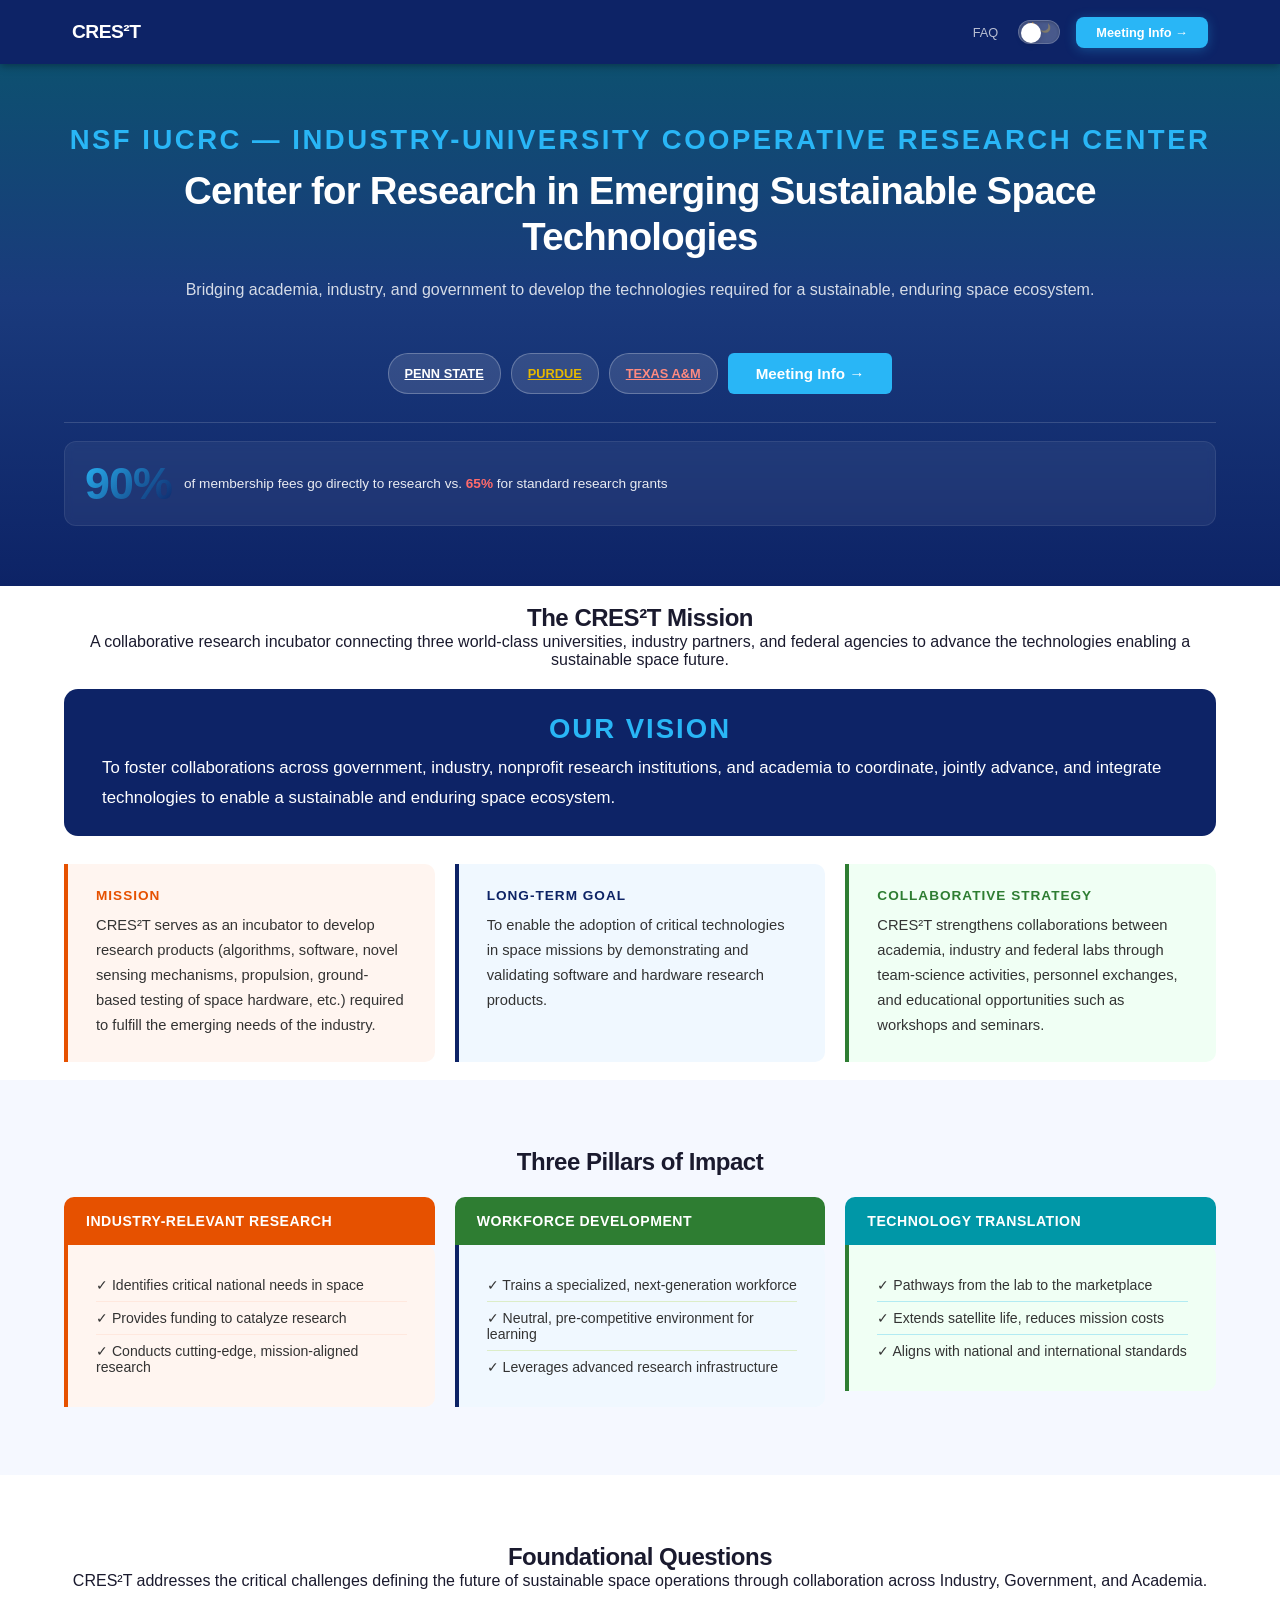
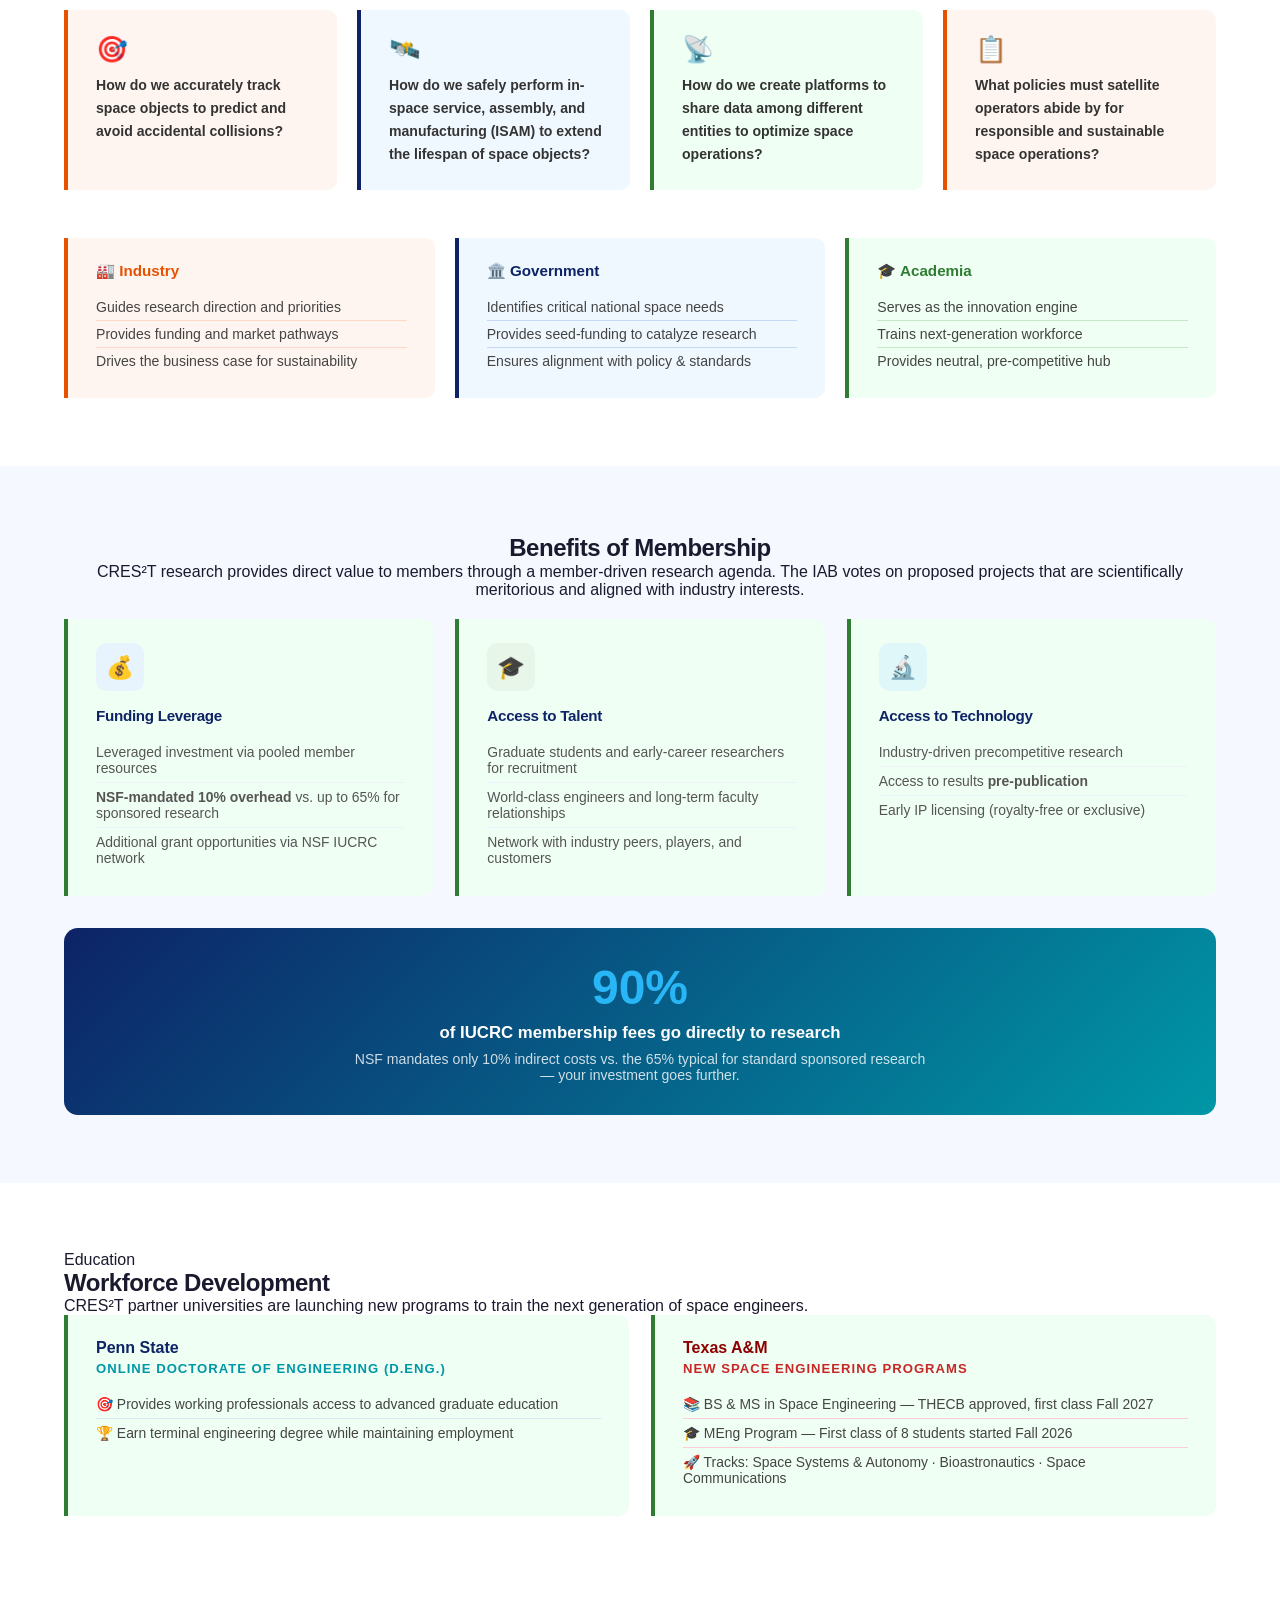
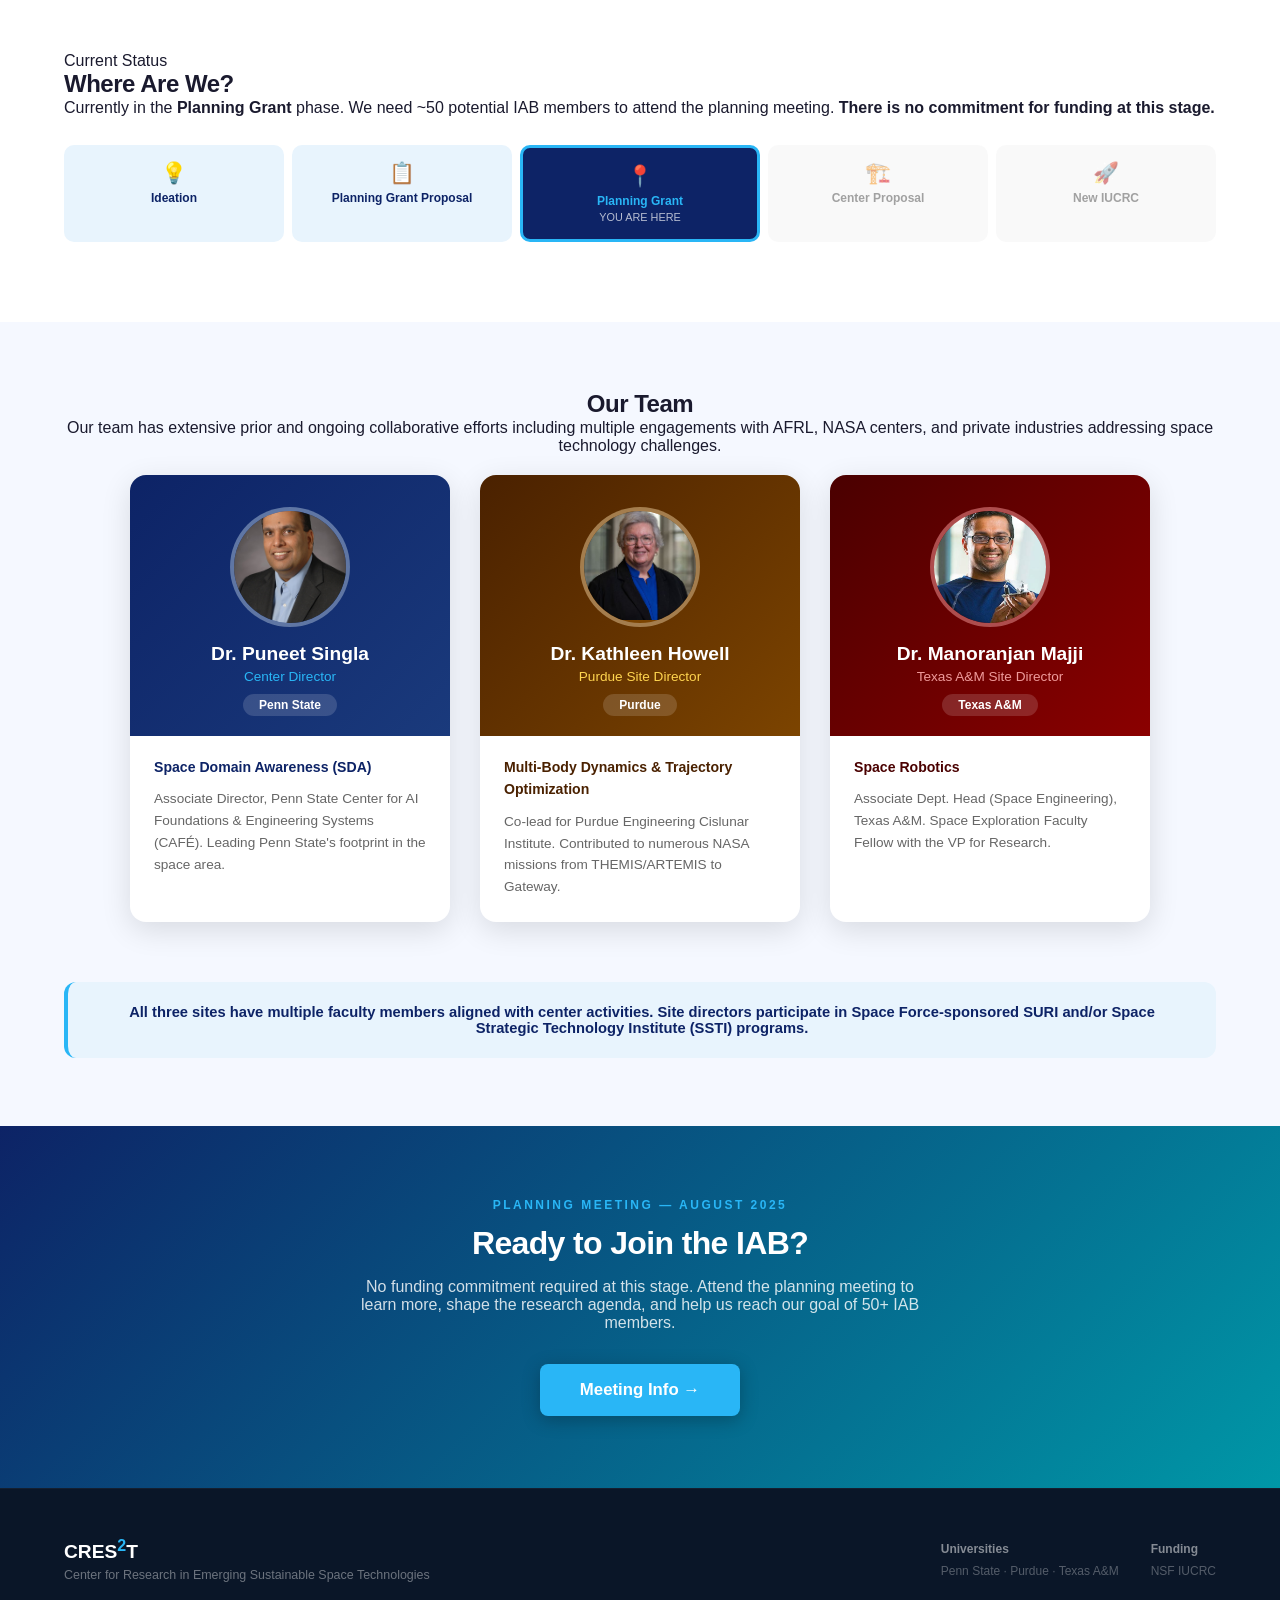
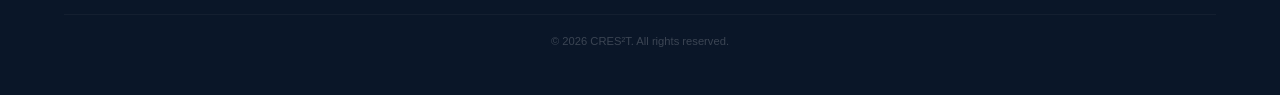
<file: index.html>
<!DOCTYPE html>
<html lang="en">
<head>
    <meta charset="UTF-8">
    <meta name="viewport" content="width=device-width, initial-scale=1.0">
    <title>CRES<sup>2</sup>T – Center for Research in Emerging Sustainable Space Technologies</title>
    <style>
        /* ModelViewer styling */
        model-viewer {
            --poster-color: transparent;
            --progress-bar-color: #0d2366;
            --progress-bar-height: 3px;
        }
        model-viewer::part(default-progress-mask) {
            display: none;
        }
        model-viewer::part(default-progress-bar) {
            background: linear-gradient(90deg, #0d2366, #29b6f6);
            height: 3px;
            border-radius: 2px;
        }
    </style>
    <link rel="stylesheet" href="style.css">
</head>
<body>
<div id="nav-placeholder"></div>
<div id="cw">
<div style="background: linear-gradient(0deg,#0d2366 0%,#1a3a7c 55%,#0d5070 100%); padding: 60px 0 60px;">
<div class="inn" style="display: flex; flex-wrap: wrap; gap: 40px; align-items: center;">
<div style="flex: 1 1 360px;">
<div style="font-size: 1.72rem; font-weight: bold; letter-spacing: 2.5px; text-transform: uppercase; color: #29b6f6; margin-bottom: 12px; text-align: center;">NSF IUCRC — Industry-University Cooperative Research Center</div>
<h2 style="font-size: 2.4rem !important; font-weight: 900 !important; line-height: 1.2 !important; margin-bottom: 16px !important; color: #ffffff !important; border-width: medium !important; border-style: none !important; border-color: currentcolor !important; border-image: initial !important; text-decoration: none !important; background: none !important; box-shadow: none !important; text-align: center;">Center for Research in
Emerging Sustainable Space Technologies</h2>
<p style="color: rgba(255,255,255,.82); font-size: 1rem; line-height: 1.7; margin-bottom: 50px; text-align: center;">Bridging academia, industry, and government to develop the technologies required for a sustainable, enduring space ecosystem.</p>
<div style="display: flex; gap: 10px; flex-wrap: wrap; margin-bottom: 28px; justify-content: center;">
    <a style="background: rgba(255,255,255,.12); color: #fff; border: 1px solid rgba(255,255,255,.25); padding: 6px 16px; border-radius: 20px; font-size: .8rem; font-weight: 600; display: inline-flex; align-items: center; justify-content: center; text-align: center;" href="https://www.aero.psu.edu" target="_blank">PENN STATE</a>
    <a style="background: rgba(255,255,255,.12); color: #e6b800; border: 1px solid rgba(255,255,255,.25); padding: 6px 16px; border-radius: 20px; font-size: .8rem; font-weight: 600; display: inline-flex; align-items: center; justify-content: center; text-align: center;" href="https://engineering.purdue.edu/AAE" target="_blank">PURDUE</a>
    <a style="background: rgba(255,255,255,.12); color: #ff8a80; border: 1px solid rgba(255,255,255,.25); padding: 6px 16px; border-radius: 20px; font-size: .8rem; font-weight: 600; display: inline-flex; align-items: center; justify-content: center; text-align: center;" href="https://engineering.tamu.edu/aerospace/index.html" target="_blank">TEXAS A&amp;M</a>
    <a style="background: #29b6f6; color: #fff; display: inline-block; padding: 12px 28px; border-radius: 6px; font-weight: bold; font-size: .95rem; text-decoration: none!important;" href="register.html" target="_blank">Meeting Info →</a>
</div>
<div style="margin-top: 22px; padding-top: 18px; border-top: 1px solid rgba(255,255,255,.15);">
<div class="stat-item" style="flex: 0 1 auto;">
    <div class="stat-number">90%</div>
    <div class="stat-label">of membership fees go directly to research vs. <span style="color: #ff6b6b;">65%</span> for standard research grants</div>
</div>
</div>
</div>
</div>
</div>
<!-- ── MISSION ── -->

<section id="mission" style="padding: 18px 0; background: #fff;">
<div class="inn">
<div class="sh" style="margin-bottom: 20px; text-align: center;">
<h2>The CRES²T Mission</h2>
A collaborative research incubator connecting three world-class universities, industry partners, and federal agencies to advance the technologies enabling a sustainable space future.

</div>
<div style="background: #0d2366; color: #fff; border-radius: 14px; padding: 24px 38px; margin-bottom: 28px;">
<div style="text-align: center; font-size: 1.72rem; font-weight: bold; text-transform: uppercase; letter-spacing: 2px; color: #29b6f6; margin-bottom: 8px;">Our Vision</div>
<p style="font-size: 1.05rem; line-height: 1.75;">To foster collaborations across government, industry, nonprofit research institutions, and academia to coordinate, jointly advance, and integrate technologies to enable a sustainable and enduring space ecosystem.</p>

</div>
<div style="display: flex; flex-wrap: wrap; gap: 20px;">
<div class="info-card mission">
<div style="font-weight: 800; color: #e65100; font-size: .85rem; margin-bottom: 10px; text-transform: uppercase; letter-spacing: 1px;">Mission</div>
<p style="font-size: .92rem; color: #333; line-height: 1.7;">CRES²T serves as an incubator to develop research products (algorithms, software, novel sensing mechanisms, propulsion, ground-based testing of space hardware, etc.) required to fulfill the emerging needs of the industry.</p>

</div>
    <div class="info-card goal">
<div style="font-weight: 800; color: #0d2366; font-size: .85rem; margin-bottom: 10px; text-transform: uppercase; letter-spacing: 1px;">Long-Term Goal</div>
<p style="font-size: .92rem; color: #333; line-height: 1.7;">To enable the adoption of critical technologies in space missions by demonstrating and validating software and hardware research products.</p>

</div>
<div class="info-card strategy">
<div style="font-weight: 800; color: #2e7d32; font-size: .85rem; margin-bottom: 10px; text-transform: uppercase; letter-spacing: 1px;">Collaborative Strategy</div>
<p style="font-size: .92rem; color: #333; line-height: 1.7;">CRES²T strengthens collaborations between academia, industry and federal labs through team-science activities, personnel exchanges, and educational opportunities such as workshops and seminars.</p>

</div>
</div>
</div>
</section>

<!-- ── THREE PILLARS ── -->
<section style="padding: 68px 0; background: #f5f8ff;">
<div class="inn">
<div class="sh" style="margin-bottom: 20px; text-align: center;">
<h2>Three Pillars of Impact</h2>
</div>
<div style="display: flex; flex-wrap: wrap; gap: 20px;">
<div style="flex: 1 1 260px;">
<div style="background: #e65100; color: #fff; padding: 16px 22px; border-radius: 10px 10px 0 0; font-weight: 800; font-size: .88rem; letter-spacing: .5px;">INDUSTRY-RELEVANT RESEARCH</div>
<div class="info-card mission">
<ul style="list-style: none; padding: 0;">
 	<li style="padding: 8px 0; border-bottom: 1px solid #ffe8de; font-size: .88rem; color: #333;">✓ Identifies critical national needs in space</li>
 	<li style="padding: 8px 0; border-bottom: 1px solid #ffe8de; font-size: .88rem; color: #333;">✓ Provides funding to catalyze research</li>
 	<li style="padding: 8px 0; font-size: .88rem; color: #333;">✓ Conducts cutting-edge, mission-aligned research</li>
</ul>
</div>
</div>
<div style="flex: 1 1 260px;">
<div style="background: #2e7d32; color: #fff; padding: 16px 22px; border-radius: 10px 10px 0 0; font-weight: 800; font-size: .88rem; letter-spacing: .5px;">WORKFORCE DEVELOPMENT</div>
<div class="info-card goal">
<ul style="list-style: none; padding: 0;">
 	<li style="padding: 8px 0; border-bottom: 1px solid #dcedc8; font-size: .88rem; color: #333;">✓ Trains a specialized, next-generation workforce</li>
 	<li style="padding: 8px 0; border-bottom: 1px solid #dcedc8; font-size: .88rem; color: #333;">✓ Neutral, pre-competitive environment for learning</li>
 	<li style="padding: 8px 0; font-size: .88rem; color: #333;">✓ Leverages advanced research infrastructure</li>
</ul>
</div>
</div>
<div style="flex: 1 1 260px;">
<div style="background: #0097a7; color: #fff; padding: 16px 22px; border-radius: 10px 10px 0 0; font-weight: 800; font-size: .88rem; letter-spacing: .5px;">TECHNOLOGY TRANSLATION</div>
<div class="info-card strategy">
<ul style="list-style: none; padding: 0;">
 	<li style="padding: 8px 0; border-bottom: 1px solid #b2ebf2; font-size: .88rem; color: #333;">✓ Pathways from the lab to the marketplace</li>
 	<li style="padding: 8px 0; border-bottom: 1px solid #b2ebf2; font-size: .88rem; color: #333;">✓ Extends satellite life, reduces mission costs</li>
 	<li style="padding: 8px 0; font-size: .88rem; color: #333;">✓ Aligns with national and international standards</li>
</ul>
</div>
</div>
</div>
</div>
</section><!-- ── FOUNDATIONAL QUESTIONS ── -->

<section id="questions" style="padding: 68px 0; background: #fff;">
<div class="inn">
<div class="sh" style="margin-bottom: 20px; text-align: center;">
<h2>Foundational Questions</h2>
CRES²T addresses the critical challenges defining the future of sustainable space operations through collaboration across Industry, Government, and Academia.

</div>
<div style="display: flex; flex-wrap: wrap; gap: 20px; margin-bottom: 48px;">
<div class="info-card mission">
<div style="font-size: 1.6rem; margin-bottom: 10px;">🎯</div>
<p style="font-size: .88rem; color: #333; line-height: 1.65; font-weight: 600;">How do we accurately track space objects to predict and avoid accidental collisions?</p>

</div>
<div class="info-card goal">
<div style="font-size: 1.6rem; margin-bottom: 10px;">🛰️</div>
<p style="font-size: .88rem; color: #333; line-height: 1.65; font-weight: 600;">How do we safely perform in-space service, assembly, and manufacturing (ISAM) to extend the lifespan of space objects?</p>

</div>
<div class="info-card strategy">
<div style="font-size: 1.6rem; margin-bottom: 10px;">📡</div>
<p style="font-size: .88rem; color: #333; line-height: 1.65; font-weight: 600;">How do we create platforms to share data among different entities to optimize space operations?</p>

</div>
<div class="info-card mission">
<div style="font-size: 1.6rem; margin-bottom: 10px;">📋</div>
<p style="font-size: .88rem; color: #333; line-height: 1.65; font-weight: 600;">What policies must satellite operators abide by for responsible and sustainable space operations?</p>

</div>
</div>
<div style="display: flex; flex-wrap: wrap; gap: 20px;">
<div class="info-card mission">
<div style="font-weight: 800; color: #e65100; font-size: .95rem; margin-bottom: 14px;">🏭 Industry</div>
<ul style="list-style: none; padding: 0;">
 	<li style="font-size: .88rem; color: #444; padding: 5px 0; border-bottom: 1px solid #ffd7c9;">Guides research direction and priorities</li>
 	<li style="font-size: .88rem; color: #444; padding: 5px 0; border-bottom: 1px solid #ffd7c9;">Provides funding and market pathways</li>
 	<li style="font-size: .88rem; color: #444; padding: 5px 0;">Drives the business case for sustainability</li>
</ul>
</div>
<div class="info-card goal">
<div style="font-weight: 800; color: #0d2366; font-size: .95rem; margin-bottom: 14px;">🏛️ Government</div>
<ul style="list-style: none; padding: 0;">
 	<li style="font-size: .88rem; color: #444; padding: 5px 0; border-bottom: 1px solid #c5d8f5;">Identifies critical national space needs</li>
 	<li style="font-size: .88rem; color: #444; padding: 5px 0; border-bottom: 1px solid #c5d8f5;">Provides seed-funding to catalyze research</li>
 	<li style="font-size: .88rem; color: #444; padding: 5px 0;">Ensures alignment with policy &amp; standards</li>
</ul>
</div>
<div class="info-card strategy">
<div style="font-weight: 800; color: #2e7d32; font-size: .95rem; margin-bottom: 14px;">🎓 Academia</div>
<ul style="list-style: none; padding: 0;">
 	<li style="font-size: .88rem; color: #444; padding: 5px 0; border-bottom: 1px solid #c8e6c9;">Serves as the innovation engine</li>
 	<li style="font-size: .88rem; color: #444; padding: 5px 0; border-bottom: 1px solid #c8e6c9;">Trains next-generation workforce</li>
 	<li style="font-size: .88rem; color: #444; padding: 5px 0;">Provides neutral, pre-competitive hub</li>
</ul>
</div>
</div>
</div>
</section>

<!-- ── BENEFITS ── -->

<section id="benefits" style="padding: 68px 0; background: #f5f8ff;">
<div class="inn">
<div class="sh" style="margin-bottom: 20px; text-align: center;">
<h2>Benefits of Membership</h2>
CRES²T research provides direct value to members through a member-driven research agenda. The IAB votes on proposed projects that are scientifically meritorious and aligned with industry interests.

</div>
<div style="display: flex; flex-wrap: wrap; gap: 22px; margin-bottom: 32px;">
<div class="info-card strategy">
<div style="width: 48px; height: 48px; background: #e8f4fd; border-radius: 10px; display: flex; align-items: center; justify-content: center; font-size: 1.4rem; margin-bottom: 16px;">💰</div>
<h3 style="font-weight: 800; color: #0d2366; font-size: .95rem; margin-bottom: 12px;">Funding Leverage</h3>
<ul style="list-style: none; padding: 0;">
 	<li style="font-size: .87rem; color: #555; padding: 6px 0; border-bottom: 1px solid #eef2ff;">Leveraged investment via pooled member resources</li>
 	<li style="font-size: .87rem; color: #555; padding: 6px 0; border-bottom: 1px solid #eef2ff;"><strong>NSF-mandated 10% overhead</strong> vs. up to 65% for sponsored research</li>
 	<li style="font-size: .87rem; color: #555; padding: 6px 0;">Additional grant opportunities via NSF IUCRC network</li>
</ul>
</div>
<div class="info-card strategy">
<div style="width: 48px; height: 48px; background: #e8f5e9; border-radius: 10px; display: flex; align-items: center; justify-content: center; font-size: 1.4rem; margin-bottom: 16px;">🎓</div>
<h3 style="font-weight: 800; color: #0d2366; font-size: .95rem; margin-bottom: 12px;">Access to Talent</h3>
<ul style="list-style: none; padding: 0;">
 	<li style="font-size: .87rem; color: #555; padding: 6px 0; border-bottom: 1px solid #eef2ff;">Graduate students and early-career researchers for recruitment</li>
 	<li style="font-size: .87rem; color: #555; padding: 6px 0; border-bottom: 1px solid #eef2ff;">World-class engineers and long-term faculty relationships</li>
 	<li style="font-size: .87rem; color: #555; padding: 6px 0;">Network with industry peers, players, and customers</li>
</ul>
</div>
<div class="info-card strategy">
<div style="width: 48px; height: 48px; background: #e0f7fa; border-radius: 10px; display: flex; align-items: center; justify-content: center; font-size: 1.4rem; margin-bottom: 16px;">🔬</div>
<h3 style="font-weight: 800; color: #0d2366; font-size: .95rem; margin-bottom: 12px;">Access to Technology</h3>
<ul style="list-style: none; padding: 0;">
 	<li style="font-size: .87rem; color: #555; padding: 6px 0; border-bottom: 1px solid #eef2ff;">Industry-driven precompetitive research</li>
 	<li style="font-size: .87rem; color: #555; padding: 6px 0; border-bottom: 1px solid #eef2ff;">Access to results <strong>pre-publication</strong></li>
 	<li style="font-size: .87rem; color: #555; padding: 6px 0;">Early IP licensing (royalty-free or exclusive)</li>
</ul>
</div>
</div>
<div style="background: linear-gradient(135deg,#0d2366,#0097a7); border-radius: 14px; padding: 32px; text-align: center; color: #fff;">
<div style="font-size: 3rem; font-weight: 900; color: #29b6f6;">90%</div>
<div style="font-size: 1.05rem; font-weight: bold; margin: 8px 0;">of IUCRC membership fees go directly to research</div>
<p style="color: rgba(255,255,255,.8); font-size: .88rem; max-width: 580px; margin: 0 auto;">NSF mandates only 10% indirect costs vs. the 65% typical for standard sponsored research — your investment goes further.</p>

</div>
</div>
</section>

<!-- ── WORKFORCE DEVELOPMENT ── -->

<section style="padding: 68px 0; background: #fff;">
<div class="inn">
<div class="sh">
<div class="eye">Education</div>
<h2>Workforce Development</h2>
CRES²T partner universities are launching new programs to train the next generation of space engineers.

</div>
<div style="display: flex; flex-wrap: wrap; gap: 22px;">
<div class="info-card strategy">
<div class="school-name">Penn State</div>
<div style="color: #0097a7; font-size: .82rem; font-weight: bold; margin-bottom: 14px; text-transform: uppercase; letter-spacing: 1px;">Online Doctorate of Engineering (D.Eng.)</div>
<ul style="list-style: none; padding: 0;">
 	<li style="font-size: .87rem; color: #444; padding: 6px 0; border-bottom: 1px solid #dde4f0;">🎯 Provides working professionals access to advanced graduate education</li>
 	<li style="font-size: .87rem; color: #444; padding: 6px 0;">🏆 Earn terminal engineering degree while maintaining employment</li>
</ul>
</div>
<div class="info-card strategy">
<div style="font-weight: 800; color: #8b0000; font-size: 1rem; margin-bottom: 4px;">Texas A&amp;M</div>
<div style="color: #c62828; font-size: .82rem; font-weight: bold; margin-bottom: 14px; text-transform: uppercase; letter-spacing: 1px;">New Space Engineering Programs</div>
<ul style="list-style: none; padding: 0;">
 	<li style="font-size: .87rem; color: #444; padding: 6px 0; border-bottom: 1px solid #ffcdd2;">📚 BS &amp; MS in Space Engineering — THECB approved, first class Fall 2027</li>
 	<li style="font-size: .87rem; color: #444; padding: 6px 0; border-bottom: 1px solid #ffcdd2;">🎓 MEng Program — First class of 8 students started Fall 2026</li>
 	<li style="font-size: .87rem; color: #444; padding: 6px 0;">🚀 Tracks: Space Systems &amp; Autonomy · Bioastronautics · Space Communications</li>
</ul>
</div>
</div>
</div>
</section>

<!-- ── SAMPLE PROJECTS ── -->

<!-- <section id="projects" style="padding: 68px 0; background: #f5f8ff;">
<div class="inn">
<div class="sh">
<div class="eye">Research Examples</div>
<h2>Sample Research Projects</h2>
These representative projects illustrate the type of industry-relevant research CRES²T will pursue. Members help shape the actual research agenda.

</div>
<details><summary>Safe Spacecraft Rendezvous &amp; Proximity Operations — Penn State · Purdue · Texas A&amp;M</summary>
<div class="db">

<strong>Challenge:</strong> RPO missions are executed in increasingly complex, congested, and competitive environments. Spacecraft have limited maneuverability based on orbit, fuel, thrusters, and mission requirements.

<strong>Objective:</strong> Investigate computational methods enabling on-board, autonomous RPOs with collision avoidance techniques. Demonstrate efficacy via hardware-in-the-loop (HIL) experiments.

<strong>Member Benefits:</strong> High-fidelity, computationally efficient guidance and navigation laws for autonomous safe space operations, plus well-trained graduate researchers available for internships.

</div>
</details><details><summary>Active Tendons for Controlled Dimensional Stability — Penn State · Texas A&amp;M</summary>
<div class="db">

<strong>Challenge:</strong> In-Space Assembly and Manufacturing (ISAM) is needed for future large-aperture (≥15m) missions that cannot be launched in a single mission. Enabling concepts include additive manufacturing, modularity, and robotics.

<strong>Objective:</strong> Advance tendon actuation for precision shape maintenance and control of large tensegrity apertures and robots. Builds on DARPA Compact Hybrid Actuation Program research. Texas A&amp;M LASR lab will test deployment.

<strong>Member Benefits:</strong> Access to developed motor, metrology, and cable-management technology, plus talented graduate researchers.

</div>
</details><details><summary>In-Space Refueling of High-Performance Storable Propellants — Purdue</summary>
<div class="db">

<strong>Challenge:</strong> Spacecraft in cislunar space face harsh thermal environments. MMH/NTO systems are preferred for high-ΔV missions, but cryogenic propellants (LO₂/LCH₄) require expensive active cooling for long missions.

<strong>Objective:</strong> Offer an alternative using gaseous oxygen and kerosene with chemical oxygen generators for refueling — simpler than cryogenic, higher performance than traditional storables.

<strong>Member Benefits:</strong> Early involvement in technology development with ability to provide design guidelines fitting existing or planned spacecraft.

</div>
</details></div>
</section>── MEMBERSHIP / WHERE ARE WE ── -->

<section id="membership" style="padding: 68px 0; background: #fff;">
<div class="inn">
<!-- <div class="sh"> -->
<!-- <div class="eye">Join Us</div>
<h2>Membership &amp; Funding Structure</h2>
</div>
<div style="display: flex; flex-wrap: wrap; gap: 18px; margin-bottom: 48px;">
<div style="flex: 1 1 180px; background: #f5f8ff; border-radius: 12px; padding: 22px; text-align: center; border-top: 4px solid #0097a7;">
<div style="font-size: 1.8rem; font-weight: 900; color: #0097a7;">$55–65K</div>
<div style="font-size: .83rem; color: #555; margin-top: 6px;">per year supports one graduate student researcher</div>
</div>
<div style="flex: 1 1 180px; background: #f5f8ff; border-radius: 12px; padding: 22px; text-align: center; border-top: 4px solid #0d2366;">
<div style="font-size: 1.8rem; font-weight: 900; color: #0d2366;">$150K</div>
<div style="font-size: .83rem; color: #555; margin-top: 6px;">NSF funding per year to each university site ($450K total)</div>
</div>
<div style="flex: 1 1 180px; background: #f5f8ff; border-radius: 12px; padding: 22px; text-align: center; border-top: 4px solid #2e7d32;">
<div style="font-size: 1.8rem; font-weight: 900; color: #2e7d32;">10%</div>
<div style="font-size: .83rem; color: #555; margin-top: 6px;">NSF-mandated overhead rate (vs. up to 65% for sponsored research)</div>
</div>
<div style="flex: 1 1 180px; background: #f5f8ff; border-radius: 12px; padding: 22px; text-align: center; border-top: 4px solid #e65100;">
<div style="font-size: 1.8rem; font-weight: 900; color: #e65100;">2 Phases</div>
<div style="font-size: .83rem; color: #555; margin-top: 6px;">5 years each — NSF supports path to a self-sustained center</div>
</div>
</div> -->
<div class="sh" style="margin-bottom: 28px;">
<div class="eye">Current Status</div>
<h2>Where Are We?</h2>
Currently in the <strong>Planning Grant</strong> phase. We need ~50 potential IAB members to attend the planning meeting. <strong>There is no commitment for funding at this stage.</strong>
</div>

<div style="display: flex; flex-wrap: wrap; gap: 8px; margin-bottom: 12px;">
<div style="flex: 1 1 100px; background: #e8f4fd; border-radius: 10px; padding: 16px 12px; text-align: center;">
<div style="font-size: 1.3rem; margin-bottom: 6px;">💡</div>
<div style="font-size: .75rem; font-weight: 800; color: #0d2366;">Ideation</div>
</div>
<div style="flex: 1 1 100px; background: #e8f4fd; border-radius: 10px; padding: 16px 12px; text-align: center;">
<div style="font-size: 1.3rem; margin-bottom: 6px;">📋</div>
<div style="font-size: .75rem; font-weight: 800; color: #0d2366;">Planning Grant Proposal</div>
</div>
<div style="flex: 1 1 120px; background: #0d2366; border-radius: 10px; padding: 16px 12px; text-align: center; border: 3px solid #29b6f6;">
<div style="font-size: 1.3rem; margin-bottom: 6px;">📍</div>
<div style="font-size: .75rem; font-weight: 800; color: #29b6f6;">Planning Grant</div>
<div style="font-size: .68rem; color: rgba(255,255,255,.7); margin-top: 3px;">YOU ARE HERE</div>
</div>
<div style="flex: 1 1 100px; background: #f5f5f5; border-radius: 10px; padding: 16px 12px; text-align: center; opacity: .55;">
<div style="font-size: 1.3rem; margin-bottom: 6px;">🏗️</div>
<div style="font-size: .75rem; font-weight: 800; color: #555;">Center Proposal</div>
</div>
<div style="flex: 1 1 100px; background: #f5f5f5; border-radius: 10px; padding: 16px 12px; text-align: center; opacity: .55;">
<div style="font-size: 1.3rem; margin-bottom: 6px;">🚀</div>
<div style="font-size: .75rem; font-weight: 800; color: #555;">New IUCRC</div>
</div>
</div>
</div>
</section>
<div id="team-placeholder"></div>
<!-- ── CTA ── -->
<div style="background: linear-gradient(135deg,#0d2366 0%,#0097a7 100%); padding: 72px 0; text-align: center;">
<div class="inn">
<div style="font-size: .75rem; font-weight: bold; letter-spacing: 2.5px; text-transform: uppercase; color: #29b6f6; margin-bottom: 12px;">Planning Meeting — August 2025</div>
<h2 style="font-size: 2rem!important; font-weight: 900!important; color: #fff!important; margin-bottom: 16px!important; border: none!important; text-decoration: none!important; background: none!important; box-shadow: none!important;">Ready to Join the IAB?</h2>
<p style="color: rgba(255,255,255,.82); font-size: 1rem; max-width: 560px; margin: 0 auto 32px;">No funding commitment required at this stage. Attend the planning meeting to learn more, shape the research agenda, and help us reach our goal of 50+ IAB members.</p>
<a style="background: #29b6f6; color: #fff; display: inline-block; padding: 16px 40px; border-radius: 8px; font-weight: 800; font-size: 1.05rem; text-decoration: none!important; box-shadow: 0 4px 18px rgba(0,0,0,.25);" href="register.html" target="_blank">Meeting Info →</a>

</div>
</div>


</div>


<div id="footer-placeholder"></div>
<script src="include.js"></script>
<script src="script.js"></script>
<script src="script.js"> </script>
</body>
</html>
</file>
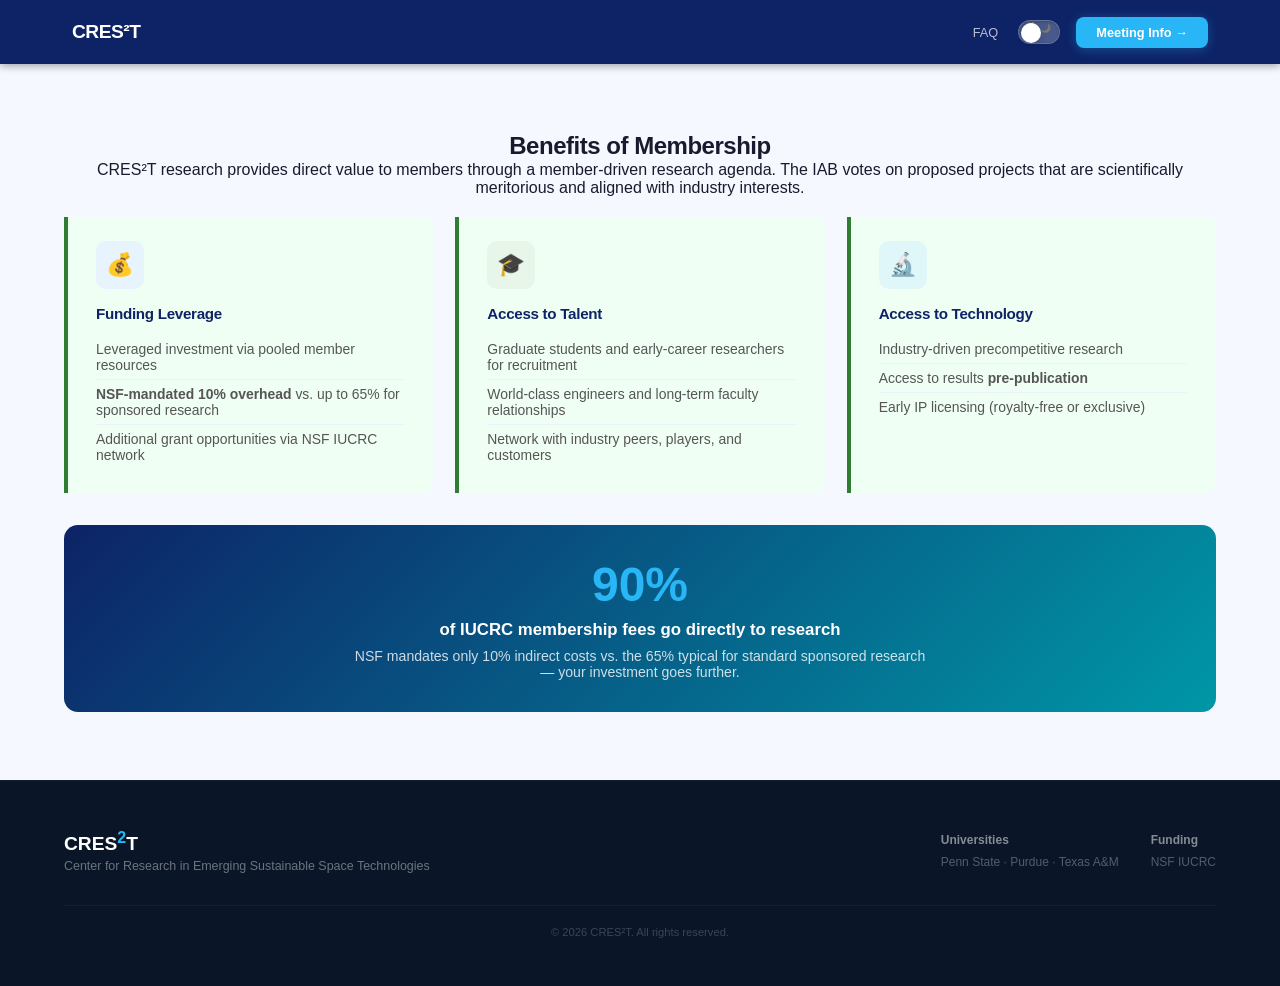
<file: benefits.html>
<!DOCTYPE html>
<html lang="en">
<head>
    <meta charset="UTF-8">
    <meta name="viewport" content="width=device-width, initial-scale=1.0">
    <title>CRES<sup>2</sup>T – Center for Research in Emerging Sustainable Space Technologies</title>
    <style>
        /* ModelViewer styling */
        model-viewer {
            --poster-color: transparent;
            --progress-bar-color: #0d2366;
            --progress-bar-height: 3px;
        }
        model-viewer::part(default-progress-mask) {
            display: none;
        }
        model-viewer::part(default-progress-bar) {
            background: linear-gradient(90deg, #0d2366, #29b6f6);
            height: 3px;
            border-radius: 2px;
        }
    </style>
    <link rel="stylesheet" href="style.css">
</head>
<body>
<div id="nav-placeholder"></div>
<div id="cw">
<section id="benefits" style="padding: 68px 0; background: #f5f8ff;">
<div class="inn">
<div class="sh" style="margin-bottom: 20px; text-align: center;">
<h2>Benefits of Membership</h2>
CRES²T research provides direct value to members through a member-driven research agenda. The IAB votes on proposed projects that are scientifically meritorious and aligned with industry interests.

</div>
<div style="display: flex; flex-wrap: wrap; gap: 22px; margin-bottom: 32px;">
<div class="info-card strategy">
<div style="width: 48px; height: 48px; background: #e8f4fd; border-radius: 10px; display: flex; align-items: center; justify-content: center; font-size: 1.4rem; margin-bottom: 16px;">💰</div>
<h3 style="font-weight: 800; color: #0d2366; font-size: .95rem; margin-bottom: 12px;">Funding Leverage</h3>
<ul style="list-style: none; padding: 0;">
 	<li style="font-size: .87rem; color: #555; padding: 6px 0; border-bottom: 1px solid #eef2ff;">Leveraged investment via pooled member resources</li>
 	<li style="font-size: .87rem; color: #555; padding: 6px 0; border-bottom: 1px solid #eef2ff;"><strong>NSF-mandated 10% overhead</strong> vs. up to 65% for sponsored research</li>
 	<li style="font-size: .87rem; color: #555; padding: 6px 0;">Additional grant opportunities via NSF IUCRC network</li>
</ul>
</div>
<div class="info-card strategy">
<div style="width: 48px; height: 48px; background: #e8f5e9; border-radius: 10px; display: flex; align-items: center; justify-content: center; font-size: 1.4rem; margin-bottom: 16px;">🎓</div>
<h3 style="font-weight: 800; color: #0d2366; font-size: .95rem; margin-bottom: 12px;">Access to Talent</h3>
<ul style="list-style: none; padding: 0;">
 	<li style="font-size: .87rem; color: #555; padding: 6px 0; border-bottom: 1px solid #eef2ff;">Graduate students and early-career researchers for recruitment</li>
 	<li style="font-size: .87rem; color: #555; padding: 6px 0; border-bottom: 1px solid #eef2ff;">World-class engineers and long-term faculty relationships</li>
 	<li style="font-size: .87rem; color: #555; padding: 6px 0;">Network with industry peers, players, and customers</li>
</ul>
</div>
<div class="info-card strategy">
<div style="width: 48px; height: 48px; background: #e0f7fa; border-radius: 10px; display: flex; align-items: center; justify-content: center; font-size: 1.4rem; margin-bottom: 16px;">🔬</div>
<h3 style="font-weight: 800; color: #0d2366; font-size: .95rem; margin-bottom: 12px;">Access to Technology</h3>
<ul style="list-style: none; padding: 0;">
 	<li style="font-size: .87rem; color: #555; padding: 6px 0; border-bottom: 1px solid #eef2ff;">Industry-driven precompetitive research</li>
 	<li style="font-size: .87rem; color: #555; padding: 6px 0; border-bottom: 1px solid #eef2ff;">Access to results <strong>pre-publication</strong></li>
 	<li style="font-size: .87rem; color: #555; padding: 6px 0;">Early IP licensing (royalty-free or exclusive)</li>
</ul>
</div>
</div>
<div style="background: linear-gradient(135deg,#0d2366,#0097a7); border-radius: 14px; padding: 32px; text-align: center; color: #fff;">
<div style="font-size: 3rem; font-weight: 900; color: #29b6f6;">90%</div>
<div style="font-size: 1.05rem; font-weight: bold; margin: 8px 0;">of IUCRC membership fees go directly to research</div>
<p style="color: rgba(255,255,255,.8); font-size: .88rem; max-width: 580px; margin: 0 auto;">NSF mandates only 10% indirect costs vs. the 65% typical for standard sponsored research — your investment goes further.</p>

</div>
</div>
</section>

</div>
    <div id="footer-placeholder"></div>
    <script src="include.js"></script>
    <script src="script.js"></script>
</body>
</html>
</file>
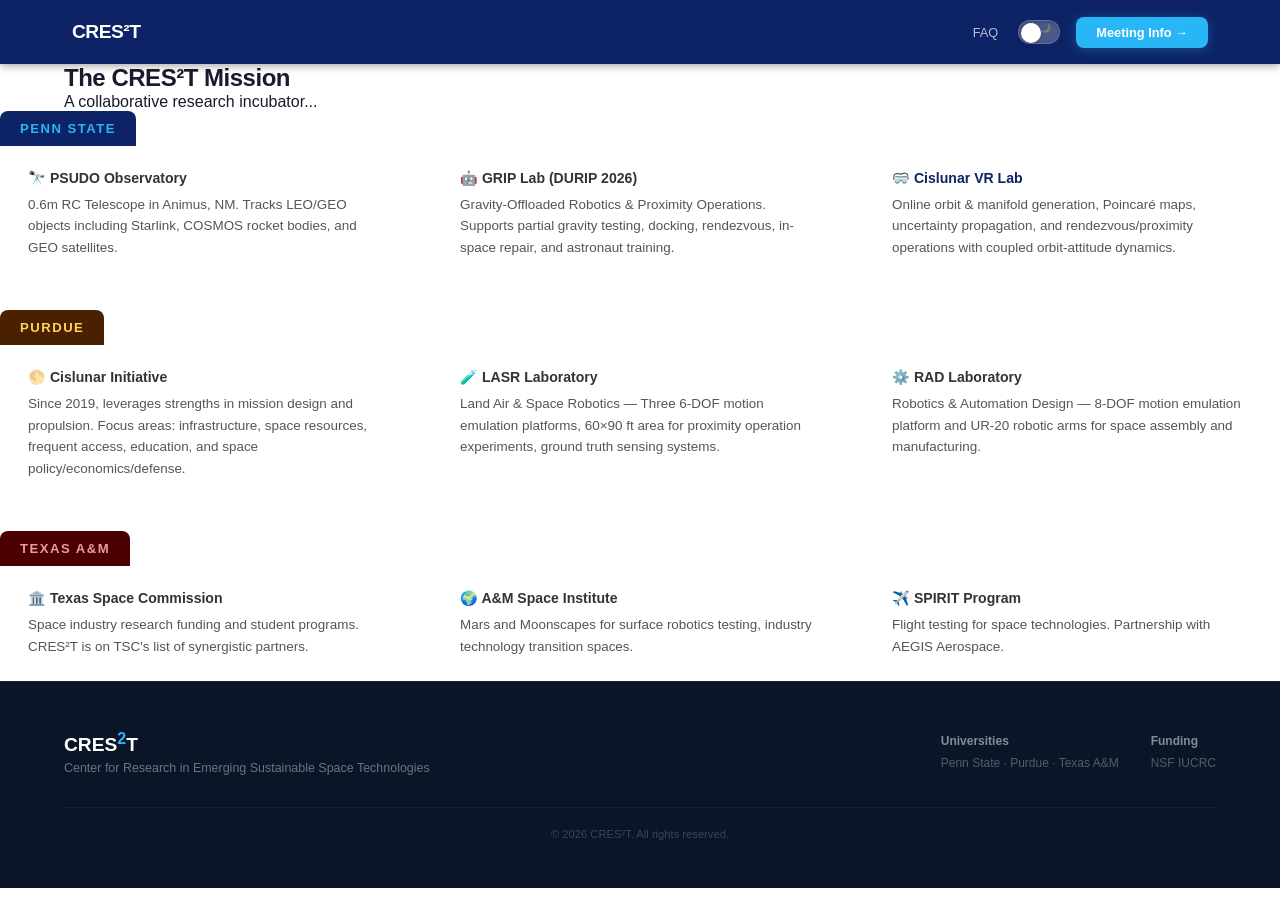
<file: facilities.html>
<!DOCTYPE html>
<html lang="en">
<head>
    <meta charset="UTF-8">
    <meta name="viewport" content="width=device-width, initial-scale=1.0">
    <title>CRES²T – Facilities</title>
    <link rel="stylesheet" href="style.css">
    <style>
        body { visibility: hidden; }
        body.loaded { visibility: visible; }
    </style>
</head>
<body>
    <div id="nav-placeholder"></div>
    <div id="cw">
        <section id="mission" style="padding: 0px 0; background: #fff;">
            <div class="inn">
                <div class="sh">
                    <h2>The CRES²T Mission</h2>
                    <p>A collaborative research incubator...</p>
                </div>
            </div>
                <div style="margin-bottom: 28px;">
                    <div style="background: #0d2366; color: #29b6f6; padding: 10px 20px; border-radius: 8px 8px 0 0; font-weight: 800; font-size: .82rem; letter-spacing: 1.5px; text-transform: uppercase; display: inline-block;">Penn State</div>
                        <div style="display: flex; flex-wrap: wrap; gap: 16px;">
                            <div class="info-card PSUDO Observatory">
                                <div style="font-weight: 800; color: var(--psu-color); font-size: .88rem; margin-bottom: 8px;">🔭 PSUDO Observatory</div>
                                <p style="font-size: .84rem; color: #555; line-height: 1.6;">0.6m RC Telescope in Animus, NM. Tracks LEO/GEO objects including Starlink, COSMOS rocket bodies, and GEO satellites.</p>
                            </div>
                            <div class="info-card GRIP Lab">
                                <div style="font-weight: 800; color: var(--psu-color); font-size: .88rem; margin-bottom: 8px;">🤖 GRIP Lab (DURIP 2026)</div>
                                <p style="font-size: .84rem; color: #555; line-height: 1.6;">Gravity-Offloaded Robotics &amp; Proximity Operations. Supports partial gravity testing, docking, rendezvous, in-space repair, and astronaut training.</p>
                            </div>
                            <div class="info-card Cislunar VR Lab">
                                <div style="font-weight: 800; color: #0d2366; font-size: .88rem; margin-bottom: 8px;">🥽 Cislunar VR Lab</div>
                                <p style="font-size: .84rem; color: #555; line-height: 1.6;">Online orbit &amp; manifold generation, Poincaré maps, uncertainty propagation, and rendezvous/proximity operations with coupled orbit-attitude dynamics.</p>
                            </div>
                        </div>
                    </div>
                </div>

                <div style="margin-bottom: 28px;">
                    <div style="background: #4a2100; color: #ffd54f; padding: 10px 20px; border-radius: 8px 8px 0 0; font-weight: 800; font-size: .82rem; letter-spacing: 1.5px; text-transform: uppercase; display: inline-block;">Purdue</div>
                    <div style="display: flex; flex-wrap: wrap; gap: 16px;">
                        <div class="info-card Cislunar Initiative";">
                            <div style="font-weight: 800; color: var(--purdue-color); font-size: .88rem; margin-bottom: 8px;">🌕 Cislunar Initiative</div>
                            <p style="font-size: .84rem; color: #555; line-height: 1.6;">Since 2019, leverages strengths in mission design and propulsion. Focus areas: infrastructure, space resources, frequent access, education, and space policy/economics/defense.</p>
                        </div>
                        <div class="info-card LASR Laboratory">
                            <div style="font-weight: 800; color: var(--purdue-color); font-size: .88rem; margin-bottom: 8px;">🧪 LASR Laboratory</div>
                            <p style="font-size: .84rem; color: #555; line-height: 1.6;">Land Air &amp; Space Robotics — Three 6-DOF motion emulation platforms, 60×90 ft area for proximity operation experiments, ground truth sensing systems.</p>
                        </div>
                        <div class="info-card RAD Laboratory">
                            <div style="font-weight: 800; color: var(--purdue-color); font-size: .88rem; margin-bottom: 8px;">⚙️ RAD Laboratory</div>
                            <p style="font-size: .84rem; color: #555; line-height: 1.6;">Robotics &amp; Automation Design — 8-DOF motion emulation platform and UR-20 robotic arms for space assembly and manufacturing.</p>
                        </div>
                    </div>
                </div>
            </div>

            <div>
                <div style="background: #4a0000; color: #ef9a9a; padding: 10px 20px; border-radius: 8px 8px 0 0; font-weight: 800; font-size: .82rem; letter-spacing: 1.5px; text-transform: uppercase; display: inline-block;">Texas A&amp;M</div>
                <div style="display: flex; flex-wrap: wrap; gap: 16px;">
                    <div class="info-card Texas Space Commission">
                        <div style="font-weight: 800; color: var(--tamu-color); font-size: .88rem; margin-bottom: 8px;">🏛️ Texas Space Commission</div>
                        <p style="font-size: .84rem; color: #555; line-height: 1.6;">Space industry research funding and student programs. CRES²T is on TSC's list of synergistic partners.</p>
                    </div>
                    <div class="info-card A&M Space Institute">
                        <div style="font-weight: 800; color: var(--tamu-color); font-size: .88rem; margin-bottom: 8px;">🌍 A&amp;M Space Institute</div>
                        <p style="font-size: .84rem; color: #555; line-height: 1.6;">Mars and Moonscapes for surface robotics testing, industry technology transition spaces.</p>
                    </div>
                    <div class="info-card SPIRIT Program">
                        <div style="font-weight: 800; color: var(--tamu-color); font-size: .88rem; margin-bottom: 8px;">✈️ SPIRIT Program</div>
                        <p style="font-size: .84rem; color: #555; line-height: 1.6;">Flight testing for space technologies. Partnership with AEGIS Aerospace.</p>
                    </div>
                </div>
            </div>
        </section>
    </div>
</body>
    <div id="footer-placeholder"></div>
    <script src="include.js"></script>
    <script src="script.js"></script>
</html>
</file>
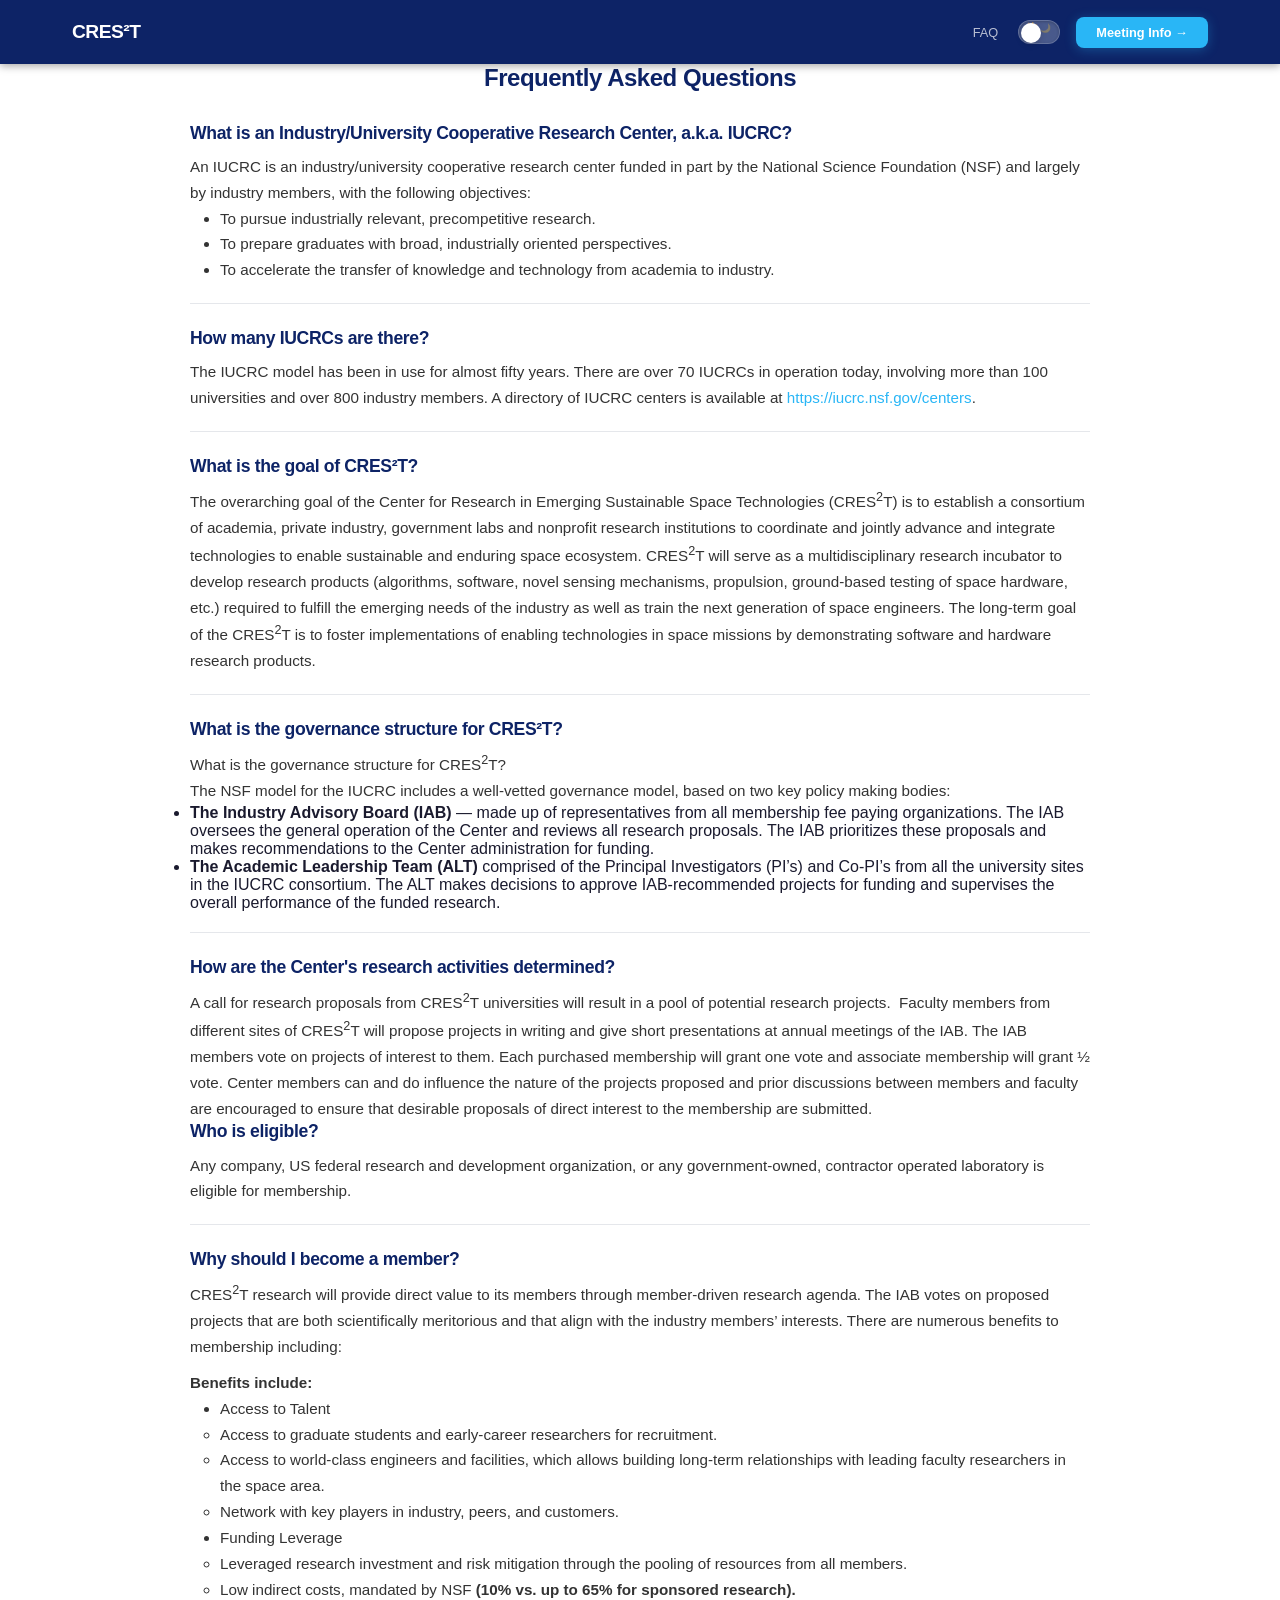
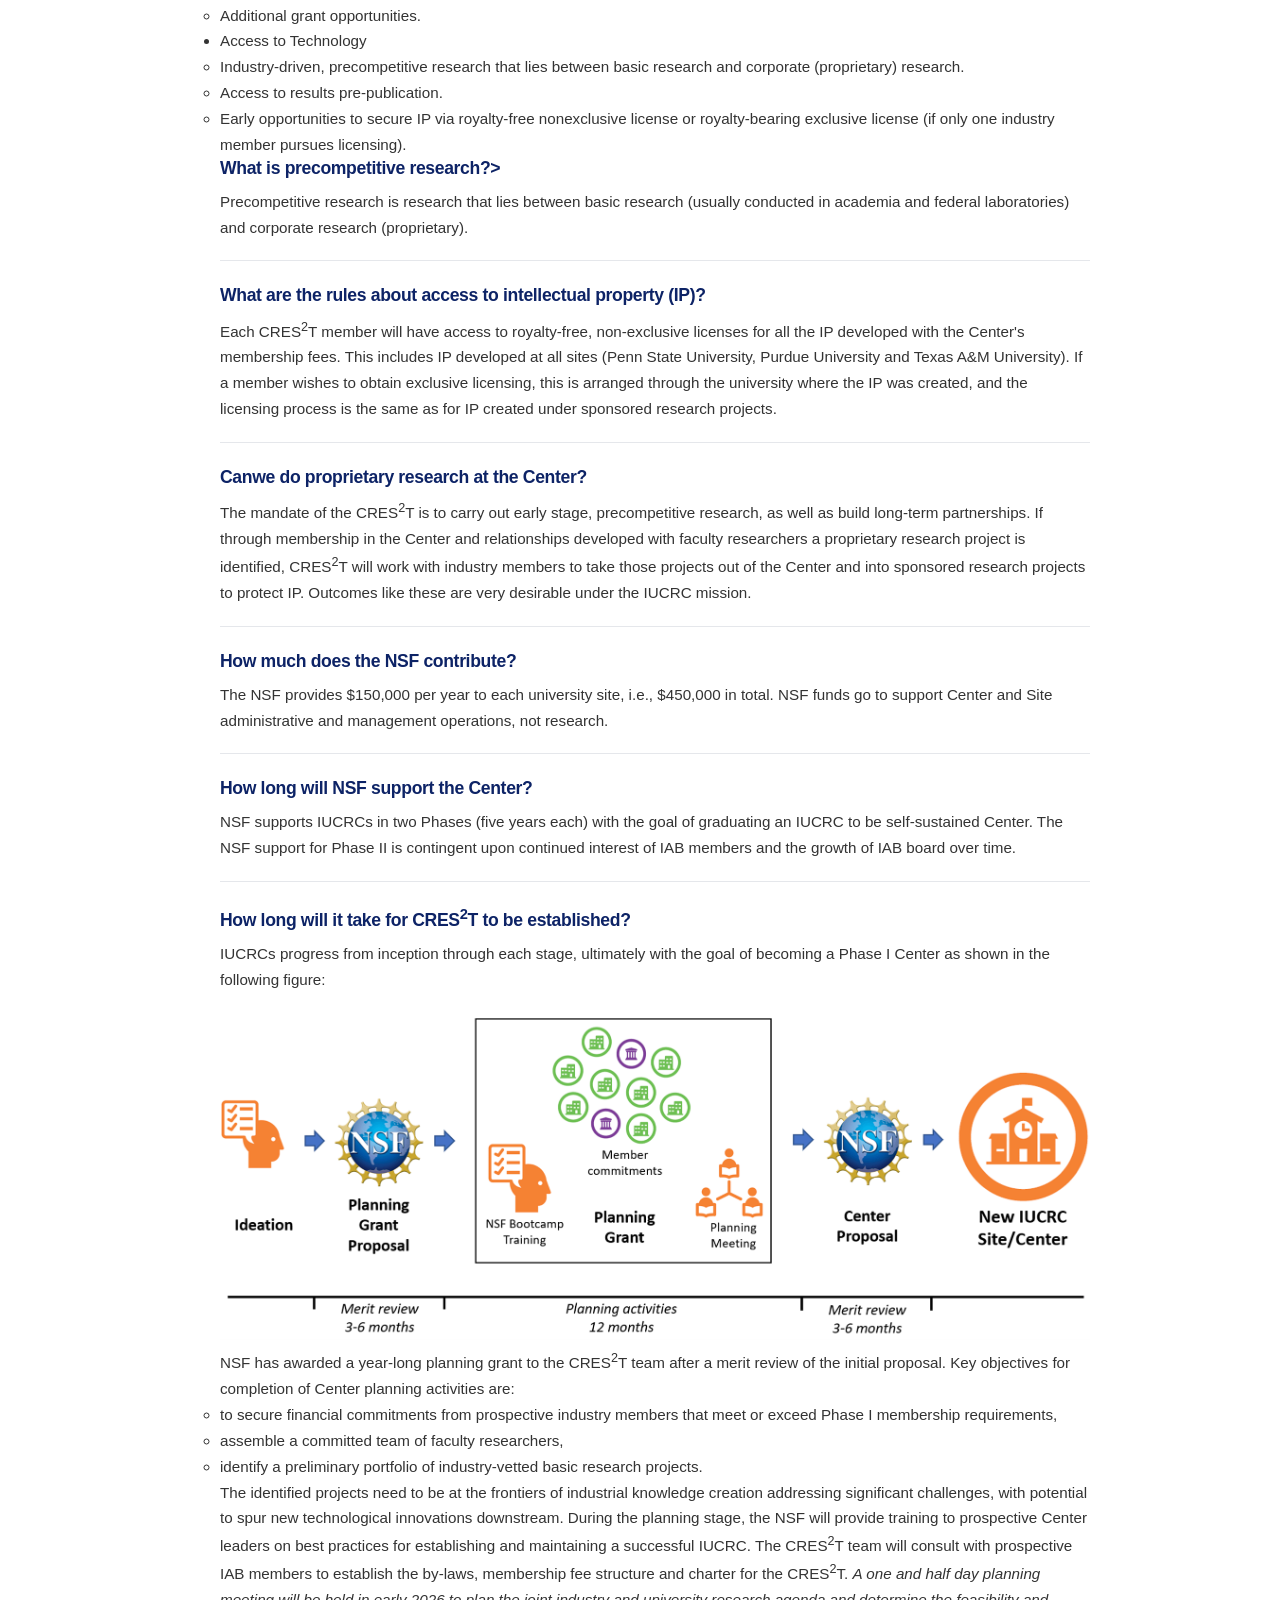
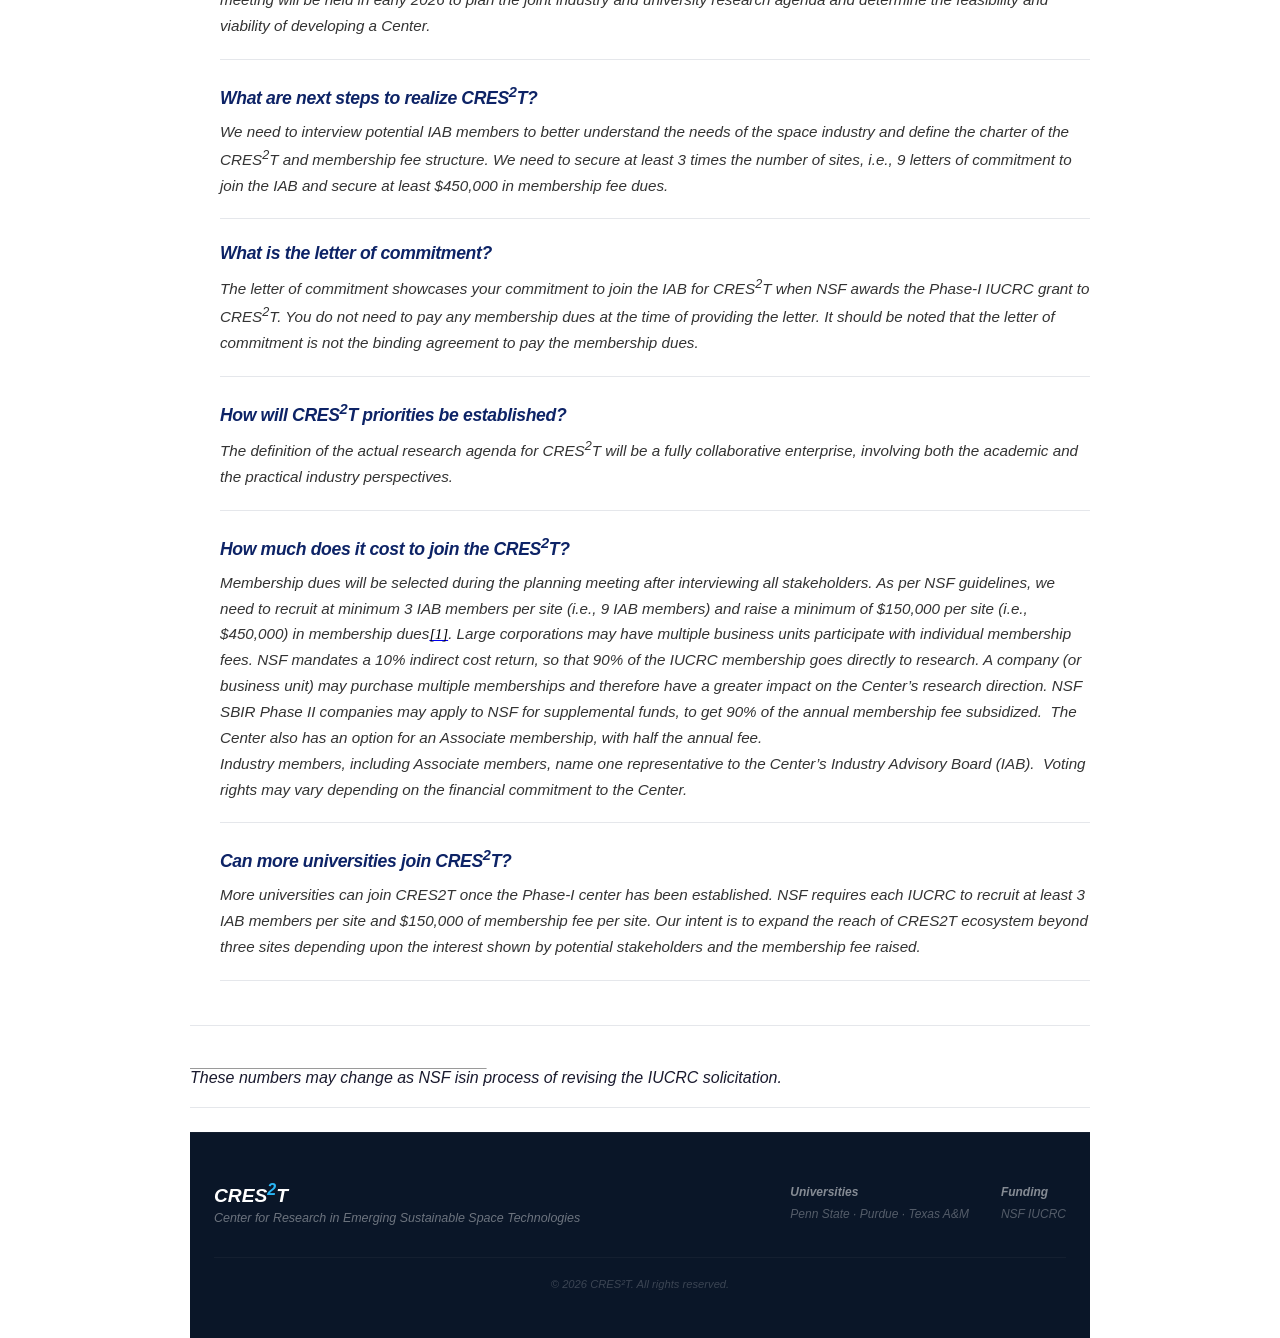
<file: FAQ.html>
<!-- ── TEAM ── -->
<!DOCTYPE html>
<html lang="en">
<head>
    <meta charset="UTF-8">
    <meta name="viewport" content="width=device-width, initial-scale=1.0">
    <title>CRES²T – Team</title>
    <link rel="stylesheet" href="style.css">
    <style>
        body { visibility: hidden; }
        body.loaded { visibility: visible; }
    </style>
</head>
<body>
<div id="nav-placeholder"></div>
<div id="cw">
    <div class=WordSection1>

    <div class="sh" style="margin-bottom: 30px; text-align: center;">
        <h2 style="color: var(--heading-color, #0d2366);">Frequently Asked Questions</h2>
    </div>

    <div style="max-width: 900px; margin: 0 auto;">
        <!-- FAQ Item 1 -->
        <div style="margin-bottom: 24px; border-bottom: 1px solid var(--border-color, #e0e0e0); padding-bottom: 20px;">
            <h3 style="font-size: 1.1rem; font-weight: 700; color: var(--heading-color, #0d2366); margin-bottom: 10px;">What
is an Industry/University Cooperative Research Center, a.k.a. IUCRC?</h3>

<p style="color: var(--text-color, #333); line-height: 1.7; font-size: 0.95rem;">An IUCRC is an
industry/university cooperative research center funded in part by the National Science
Foundation (NSF) and largely by industry members, with the following
objectives:</p>

            <ul style="color: var(--text-color, #333); line-height: 1.7; font-size: 0.95rem; padding-left: 30px;">
                <li>To pursue industrially relevant, precompetitive research.</li>
                <li>To prepare graduates with broad, industrially oriented perspectives.</li>
                <li>To accelerate the transfer of knowledge and technology from academia to industry.</li>
            </ul>
        </div>
</span></p>

        <div style="margin-bottom: 24px; border-bottom: 1px solid var(--border-color, #e0e0e0); padding-bottom: 20px;">
            <h3 style="font-size: 1.1rem; font-weight: 700; color: var(--heading-color, #0d2366); margin-bottom: 10px;">How many IUCRCs are there?</h3>

<p style="color: var(--text-color, #333); line-height: 1.7; font-size: 0.95rem;">The IUCRC
model has been in use for almost fifty years. There are over 70 IUCRCs in
operation today, involving more than 100 universities and over 800 industry
members. A directory of IUCRC centers is available at <a href="https://iucrc.nsf.gov/centers" style="color: #29b6f6; text-decoration: none;">https://iucrc.nsf.gov/centers</a>.</p>
        </div>

        

        <div style="margin-bottom: 24px; border-bottom: 1px solid var(--border-color, #e0e0e0); padding-bottom: 20px;">
            <h3 style="font-size: 1.1rem; font-weight: 700; color: var(--heading-color, #0d2366); margin-bottom: 10px;">What is the goal of CRES²T?</h3>
            <p style="color: var(--text-color, #333); line-height: 1.7; font-size: 0.95rem;">The overarching goal of the Center for Research in Emerging
                Sustainable Space Technologies (CRES<sup>2</sup>T) is to establish a consortium
                of academia, private industry, government labs and nonprofit research institutions
                to coordinate and jointly advance and integrate technologies to enable
                sustainable and enduring space ecosystem. CRES<sup>2</sup>T will serve as a
                multidisciplinary research incubator to develop research products (algorithms,
                software, novel sensing mechanisms, propulsion, ground-based testing of space
                hardware, etc.) required to fulfill the emerging needs of the industry as well
                as train the next generation of space engineers. The long-term goal of the CRES<sup>2</sup>T
                is to foster implementations of enabling technologies in space missions by
                demonstrating software and hardware research products. </p>
        </div>

        <div style="margin-bottom: 24px; border-bottom: 1px solid var(--border-color, #e0e0e0); padding-bottom: 20px;">
            <h3 style="font-size: 1.1rem; font-weight: 700; color: var(--heading-color, #0d2366); margin-bottom: 10px;">What is the governance structure for CRES²T?</h3>
            <p style="color: var(--text-color, #333); line-height: 1.7; font-size: 0.95rem;">What
            is the governance structure for CRES<sup>2</sup>T?</p>

            <p style="color: var(--text-color, #333); line-height: 1.7; font-size: 0.95rem;">The NSF model for the IUCRC includes a well-vetted governance model, based on two key policy making bodies:</p>
                <ul>
                    <li><strong>The Industry Advisory Board (IAB)</strong> — made up of representatives from all membership fee
                    paying organizations. The IAB oversees the general operation of the Center and
                    reviews all research proposals. The IAB prioritizes these proposals and makes
                    recommendations to the Center administration for funding.</li>
                    <li><strong>The Academic Leadership Team (ALT)</strong> comprised of the Principal Investigators (PI’s) and
                    Co-PI’s from all the university sites in the IUCRC consortium. The ALT makes
                    decisions to approve IAB-recommended projects for funding and supervises the
                    overall performance of the funded research.</li>
                </ul>
        </div>

        <div style="margin-bottom: 24px; border-bottom: 1px solid var(--border-color, #e0e0e0); padding-bottom: 20px;">
        <h3 style="font-size: 1.1rem; font-weight: 700; color: var(--heading-color, #0d2366); margin-bottom: 10px;">How are the Center's research activities determined?</h3>

        <p style="color: var(--text-color, #333); line-height: 1.7; font-size: 0.95rem;">A call for research proposals from CRES<sup>2</sup>T universities will
        result in a pool of potential research projects.  Faculty members from different sites of CRES<sup>2</sup>T will propose projects in writing and give short presentations at annual meetings of the IAB. The IAB members vote on
        projects of interest to them. Each purchased membership will grant one vote and
        associate membership will grant ½ vote. Center members can and do influence the
        nature of the projects proposed and prior discussions between members and
        faculty are encouraged to ensure that desirable proposals of direct interest to
        the membership are submitted.</p>

        <div style="margin-bottom: 24px; border-bottom: 1px solid var(--border-color, #e0e0e0); padding-bottom: 20px;">
            <h3 style="font-size: 1.1rem; font-weight: 700; color: var(--heading-color, #0d2366); margin-bottom: 10px;">Who is eligible?</h3>

        <p style="color: var(--text-color, #333); line-height: 1.7; font-size: 0.95rem;">Any company, US federal research and development organization, or any government-owned, contractor operated laboratory is eligible for membership.</p>
        </div>

        <div style="margin-bottom: 24px; border-bottom: 1px solid var(--border-color, #e0e0e0); padding-bottom: 20px;">
            <h3 style="font-size: 1.1rem; font-weight: 700; color: var(--heading-color, #0d2366); margin-bottom: 10px;">Why should I become a member?</h3>
            <p style="color: var(--text-color, #333); line-height: 1.7; font-size: 0.95rem;">CRES<sup>2</sup>T
            research will provide direct value to its members through member-driven
            research agenda. The IAB votes on proposed projects that are both
            scientifically meritorious and that align with the industry members’ interests.
            There are numerous benefits to membership including:</p>
            <p style="color: var(--text-color, #333); line-height: 1.7; font-size: 0.95rem; margin-top: 10px;"><strong>Benefits include:</strong></p>
            <ul style="color: var(--text-color, #333); line-height: 1.7; font-size: 0.95rem; padding-left: 30px;">
                <li>Access to Talent</li>
                <ul>
                    <li>
                        Access to graduate students and early-career researchers for recruitment.
                    </li>
                    <li>
                        Access to world-class engineers and facilities, which allows building long-term relationships with leading faculty researchers in the space area.
                    </li>
                    <li>
                        Network with key players in industry, peers, and customers.
                    </li>
                </ul>
                <li>Funding Leverage</li>
                <ul>
                    <li>
                        Leveraged research
investment and risk mitigation through the pooling of resources from all
members.
                    </li>
                    <li>
                        Low indirect costs, mandated by NSF <b>(10% vs. up to 65% for sponsored research).</b>
                    </li>
                    <li>
                        Additional grant opportunities.
                    </li>
                </ul>
                <li>Access to Technology</li>
                <ul>
                    <li>
                        Industry-driven, precompetitive research that lies between basic research and corporate (proprietary) research.
                    </li>
                    <li>
                        Access to results pre-publication.
                    </li>
                    <li>
                        Early opportunities to secure IP via royalty-free nonexclusive license or royalty-bearing exclusive license (if only one industry member pursues licensing).
                    </li>
                </ul>

        <div style="margin-bottom: 24px; border-bottom: 1px solid var(--border-color, #e0e0e0); padding-bottom: 20px;">
            <h3 style="font-size: 1.1rem; font-weight: 700; color: var(--heading-color, #0d2366); margin-bottom: 10px;">What is precompetitive research?></h3>
            <p style="color: var(--text-color, #333); line-height: 1.7; font-size: 0.95rem;">Precompetitive research is research that lies between basic research (usually conducted in academia and federal laboratories) and corporate research (proprietary).</p>
        </div>

                <div style="margin-bottom: 24px; border-bottom: 1px solid var(--border-color, #e0e0e0); padding-bottom: 20px;">
            <h3 style="font-size: 1.1rem; font-weight: 700; color: var(--heading-color, #0d2366); margin-bottom: 10px;">What are the rules about access to intellectual property (IP)?</h3>
            <p style="color: var(--text-color, #333); line-height: 1.7; font-size: 0.95rem;">Each CRES<sup>2</sup>T member will
            have access to royalty-free, non-exclusive licenses for all the IP developed
            with the Center's membership fees. This includes IP developed at all sites
            (Penn State University, Purdue University and Texas A&amp;M University). If a
            member wishes to obtain exclusive licensing, this is arranged through the
            university where the IP was created, and the licensing process is the same as
            for IP created under sponsored research projects.</p>
        </div>

        <div style="margin-bottom: 24px; border-bottom: 1px solid var(--border-color, #e0e0e0); padding-bottom: 20px;">
            <h3 style="font-size: 1.1rem; font-weight: 700; color: var(--heading-color, #0d2366); margin-bottom: 10px;">Canwe do proprietary research at the Center?</h3>
            <p style="color: var(--text-color, #333); line-height: 1.7; font-size: 0.95rem;">The mandate of the CRES<sup>2</sup>T
is to carry out early stage, precompetitive research, as well as build
long-term partnerships. If through membership in the Center and relationships
developed with faculty researchers a proprietary research project is
identified, CRES<sup>2</sup>T will work with industry members to take those
projects out of the Center and into sponsored research projects to protect IP.
Outcomes like these are very desirable under the IUCRC mission.</p>
        </div>

        <div style="margin-bottom: 24px; border-bottom: 1px solid var(--border-color, #e0e0e0); padding-bottom: 20px;">
            <h3 style="font-size: 1.1rem; font-weight: 700; color: var(--heading-color, #0d2366); margin-bottom: 10px;">How much does the
NSF contribute?</h3>
            <p style="color: var(--text-color, #333); line-height: 1.7; font-size: 0.95rem;">The NSF provides $150,000 per year
to each university site, i.e., $450,000 in total. NSF funds go to support
Center and Site administrative and management operations, not research.</p>
        </div>

        <div style="margin-bottom: 24px; border-bottom: 1px solid var(--border-color, #e0e0e0); padding-bottom: 20px;">
            <h3 style="font-size: 1.1rem; font-weight: 700; color: var(--heading-color, #0d2366); margin-bottom: 10px;">How
long will NSF support the Center?</h3>
            <p style="color: var(--text-color, #333); line-height: 1.7; font-size: 0.95rem;">NSF supports IUCRCs in two Phases
(five years each) with the goal of graduating an IUCRC to be self-sustained Center.
The NSF support for Phase II is contingent upon continued interest of IAB
members and the growth of IAB board over time.</p>
        </div>

        <div style="margin-bottom: 24px; border-bottom: 1px solid var(--border-color, #e0e0e0); padding-bottom: 20px;">
            <h3 style="font-size: 1.1rem; font-weight: 700; color: var(--heading-color, #0d2366); margin-bottom: 10px;">How
            long will it take for CRES<sup>2</sup>T to be established?</h3>
            <p style="color: var(--text-color, #333); line-height: 1.7; font-size: 0.95rem;">IUCRCs progress from inception through each stage, ultimately with
            the goal of becoming a Phase I Center as shown in the following figure:</p>
            <img src="Images/Crest.png" alt="IUCRC Paths" style="max-width: 100%; height: auto; margin-top: 10px;">

            <p>NSF has awarded a
            year-long planning grant to the CRES<sup>2</sup>T team after a merit review of
            the initial proposal. Key objectives for completion of Center planning
            activities are:</p>
            <ul>
                <li>to secure financial commitments from prospective industry members
                    that meet or exceed Phase I membership requirements,</li>
                <li>
                    assemble a committed team of faculty researchers,
                </li>
                <li>
                    identify a preliminary portfolio of industry-vetted basic research
                    projects.
                </li>
            </ul>

            <p>The identified projects need to be at the frontiers of industrial
            knowledge creation addressing significant challenges, with potential to spur
            new technological innovations downstream. During the planning stage, the NSF
            will provide training to prospective Center leaders on best practices for
            establishing and maintaining a successful IUCRC. The CRES<sup>2</sup>T team
            will consult with prospective IAB members to establish the by-laws, membership
            fee structure and charter for the CRES<sup>2</sup>T. <i>A one and half day planning
            meeting will be held in early 2026 to plan the joint industry and university
            research agenda and determine the feasibility and viability of developing a
            Center. </p>
        </div>

        <div style="margin-bottom: 24px; border-bottom: 1px solid var(--border-color, #e0e0e0); padding-bottom: 20px;">
            <h3 style="font-size: 1.1rem; font-weight: 700; color: var(--heading-color, #0d2366); margin-bottom: 10px;">What are next steps to realize CRES<sup>2</sup>T?</h3>
            <p style="color: var(--text-color, #333); line-height: 1.7; font-size: 0.95rem;">We need to interview potential IAB members to better understand the needs of the space industry and define the charter of the CRES<sup>2</sup>T and membership fee structure. We need to secure at least 3 times the number of sites, i.e., 9 letters of commitment to join the IAB and secure at least $450,000 in membership fee dues.</p>
        </div>

        <div style="margin-bottom: 24px; border-bottom: 1px solid var(--border-color, #e0e0e0); padding-bottom: 20px;">
            <h3 style="font-size: 1.1rem; font-weight: 700; color: var(--heading-color, #0d2366); margin-bottom: 10px;">What is the letter of commitment?</h3>
            <p style="color: var(--text-color, #333); line-height: 1.7; font-size: 0.95rem;">The letter of commitment showcases your commitment to join the IAB for CRES<sup>2</sup>T when NSF awards the Phase-I IUCRC grant to CRES<sup>2</sup>T. You do not need to pay any membership dues at the time of providing the letter. It should be noted that the letter of commitment is not the binding agreement to pay the membership dues.</p>
        </div>

        <div style="margin-bottom: 24px; border-bottom: 1px solid var(--border-color, #e0e0e0); padding-bottom: 20px;">
            <h3 style="font-size: 1.1rem; font-weight: 700; color: var(--heading-color, #0d2366); margin-bottom: 10px;">How will CRES<sup>2</sup>T priorities be established?</h3>
            <p style="color: var(--text-color, #333); line-height: 1.7; font-size: 0.95rem;">The definition of the actual research agenda for CRES<sup>2</sup>T will be a fully collaborative enterprise, involving both the academic and the practical industry perspectives.</p>
        </div>

        <div style="margin-bottom: 24px; border-bottom: 1px solid var(--border-color, #e0e0e0); padding-bottom: 20px;">
            <h3 style="font-size: 1.1rem; font-weight: 700; color: var(--heading-color, #0d2366); margin-bottom: 10px;">How much does it cost to join the CRES<sup>2</sup>T?</h3>
            <p style="color: var(--text-color, #333); line-height: 1.7; font-size: 0.95rem;">Membership dues will be selected during the planning meeting after interviewing all stakeholders. As per NSF guidelines, we need to recruit at minimum 3 IAB members per site (i.e., 9 IAB members) and raise a minimum of $150,000 per site (i.e., $450,000) in membership dues<a name="_Ref205399330"></a><a href="#_ftn1" name="_ftnref1" title=""><span class=MsoFootnoteReference><span class=MsoFootnoteReference><span style='font-size:11.0pt;line-height:115%;font-family:"Times New Roman",serif; color:black'>[1]</span></span></span></a>. Large corporations may have multiple business units participate with individual membership fees. NSF mandates a 10% indirect cost return, so that 90% of the IUCRC membership goes directly to research. A company (or business unit) may purchase multiple memberships and therefore have a greater impact on the Center’s research direction. NSF SBIR Phase II companies may apply to NSF for supplemental funds, to get 90% of the annual membership fee subsidized.&nbsp; The Center also has an option for an Associate membership, with half the annual fee.</p>
            <p>Industry members, including Associate members, name one representative to the Center’s Industry Advisory Board (IAB).&nbsp; Voting rights may vary depending on the financial commitment to the Center.</p>
        </div>

        <div style="margin-bottom: 24px; border-bottom: 1px solid var(--border-color, #e0e0e0); padding-bottom: 20px;">
            <h3 style="font-size: 1.1rem; font-weight: 700; color: var(--heading-color, #0d2366); margin-bottom: 10px;">Can more universities join CRES<sup>2</sup>T?</h3>
            <p>More universities can join CRES2T once the Phase-I center has been established. NSF requires each IUCRC to recruit at least 3 IAB members per site and $150,000 of membership fee per site. Our intent is to expand the reach of CRES2T ecosystem beyond three sites depending upon the interest shown by potential stakeholders and the membership fee raised.</p>
        </div>
</div>

<div><br clear=all>

<hr align=left size=1 width="33%">

<div id=ftn1>

<p> These numbers may change as NSF isin process of revising the IUCRC solicitation.</p>

</div>

</div>
        </div>
    <div id="footer-placeholder"></div>
    <script src="include.js"></script>
    <script src="script.js"></script>
</body>
</html>
</file>
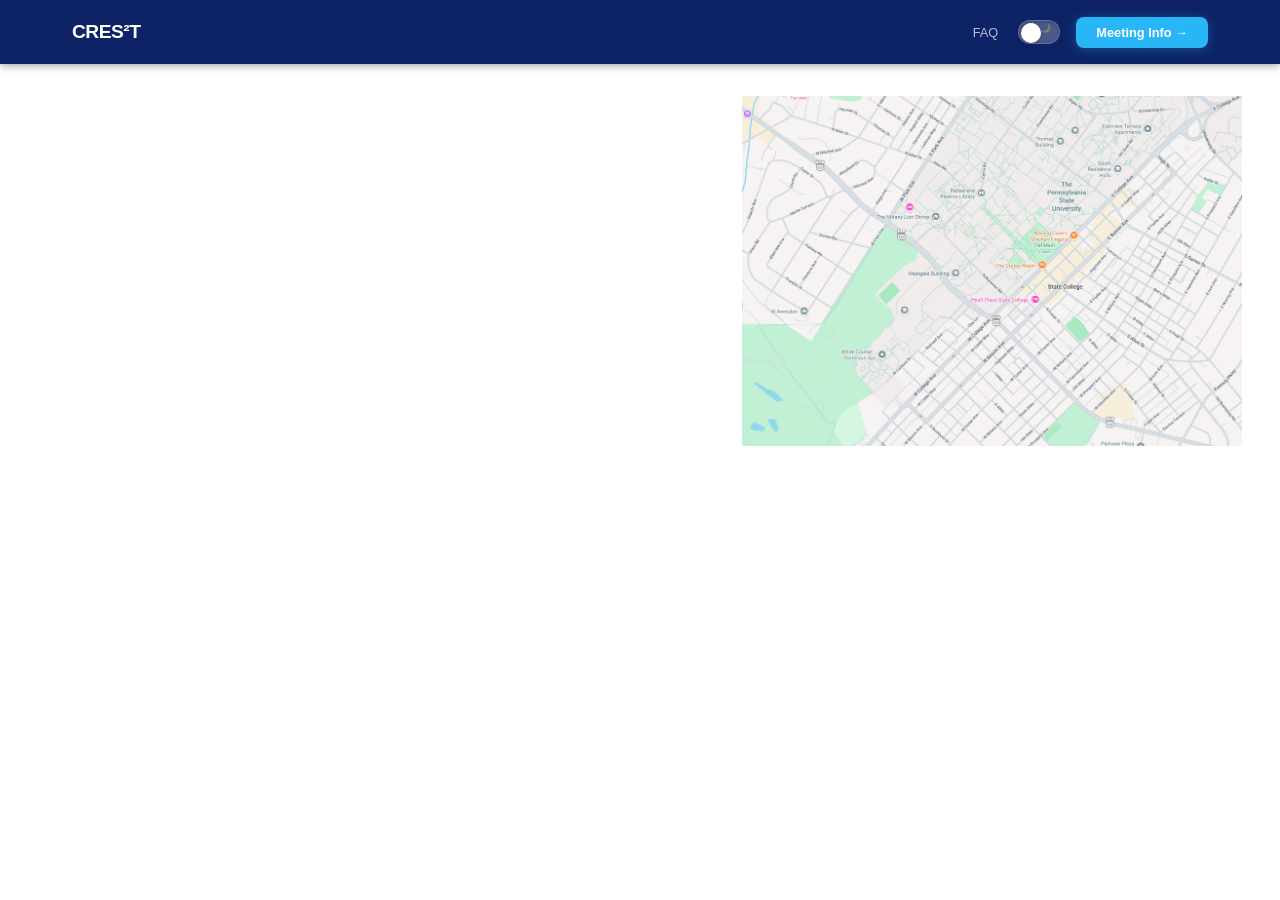
<file: meeting.html>
<!DOCTYPE html>
<html lang="en">
    <head>
        <meta charset="UTF-8">
        <meta name="viewport" content="width=device-width, initial-scale=1.0">
        <title>CRES²T – Facilities</title>
        <link rel="stylesheet" href="style.css">
        <style>
            body { visibility: hidden; }
            body.loaded { visibility: visible; }
        </style>
    </head>
    <body>
        <div id="nav-placeholder"></div>
        <div id="cw">
            <section id="introduction">
            <div style="margin-bottom: 28px; padding: 32px 38px; border-radius: 14px; position: relative; text-align: right;">
                <img src="Images/Screenshot 2026-07-08 122000.png" style="width:500px">
            </div>
            </section>
        </div>
        <script src="include.js"></script>
        <script src="script.js"></script>
    </body>
</html>
</file>
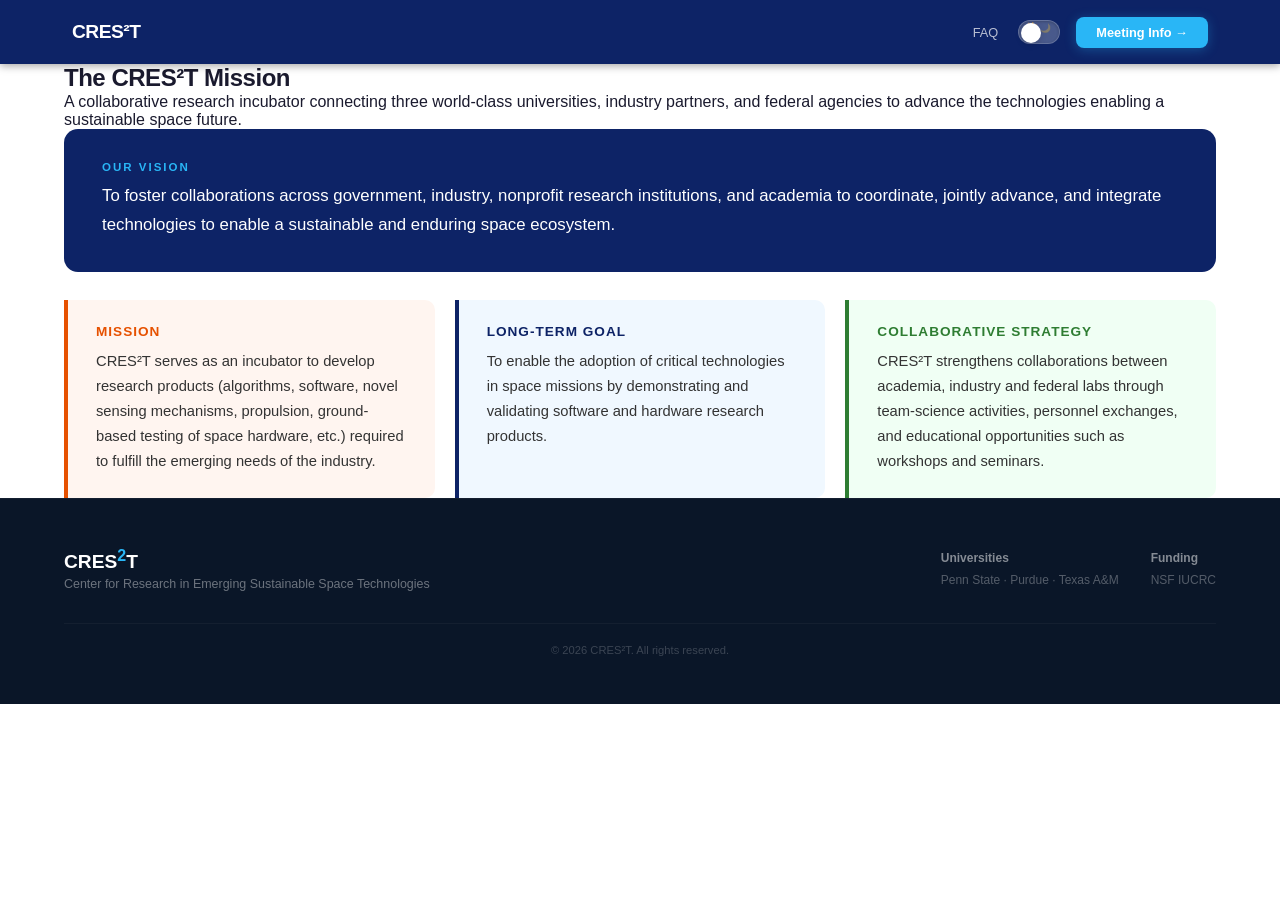
<file: mission.html>
<!DOCTYPE html>
<html lang="en">
<head>
    <meta charset="UTF-8">
    <meta name="viewport" content="width=device-width, initial-scale=1.0">
    <title>CRES²T – Mission</title>
    <link rel="stylesheet" href="style.css">
    <style>
        body { visibility: hidden; }
        body.loaded { visibility: visible; }
    </style>
</head>
<body>
<div id="nav-placeholder"></div>
<div id="cw">
    <!-- Only the mission section content goes here -->
    <section id="mission" style="padding: 0px 0; background: #fff;">
        <div class="inn">
            <div class="sh">
                <h2>The CRES²T Mission</h2>
                <p>A collaborative research incubator connecting three world-class universities, industry partners, and federal agencies to advance the technologies enabling a sustainable space future.</p>
            </div>
            <div style="background: #0d2366; color: #fff; border-radius: 14px; padding: 32px 38px; margin-bottom: 28px;">
                <div style="font-size: .72rem; font-weight: bold; text-transform: uppercase; letter-spacing: 2px; color: #29b6f6; margin-bottom: 8px;">Our Vision</div>
                <p style="font-size: 1.05rem; line-height: 1.75;">To foster collaborations across government, industry, nonprofit research institutions, and academia to coordinate, jointly advance, and integrate technologies to enable a sustainable and enduring space ecosystem.</p>
            </div>
            <div style="display: flex; flex-wrap: wrap; gap: 20px;">
                <!-- Mission, Long-Term Goal, Collaborative Strategy boxes -->
                <div style="flex: 1 1 260px; background: #fff5f0; border-left: 4px solid #e65100; border-radius: 0 10px 10px 0; padding: 24px 28px;">
                    <div style="font-weight: 800; color: #e65100; font-size: .85rem; margin-bottom: 10px; text-transform: uppercase; letter-spacing: 1px;">Mission</div>
                    <p style="font-size: .92rem; color: #333; line-height: 1.7;">CRES²T serves as an incubator to develop research products (algorithms, software, novel sensing mechanisms, propulsion, ground-based testing of space hardware, etc.) required to fulfill the emerging needs of the industry.</p>
                </div>
                <div style="flex: 1 1 260px; background: #f0f8ff; border-left: 4px solid #0d2366; border-radius: 0 10px 10px 0; padding: 24px 28px;">
                    <div style="font-weight: 800; color: #0d2366; font-size: .85rem; margin-bottom: 10px; text-transform: uppercase; letter-spacing: 1px;">Long-Term Goal</div>
                    <p style="font-size: .92rem; color: #333; line-height: 1.7;">To enable the adoption of critical technologies in space missions by demonstrating and validating software and hardware research products.</p>
                </div>
                <div style="flex: 1 1 260px; background: #f0fff4; border-left: 4px solid #2e7d32; border-radius: 0 10px 10px 0; padding: 24px 28px;">
                    <div style="font-weight: 800; color: #2e7d32; font-size: .85rem; margin-bottom: 10px; text-transform: uppercase; letter-spacing: 1px;">Collaborative Strategy</div>
                    <p style="font-size: .92rem; color: #333; line-height: 1.7;">CRES²T strengthens collaborations between academia, industry and federal labs through team-science activities, personnel exchanges, and educational opportunities such as workshops and seminars.</p>
                </div>
            </div>
        </div>
    </section>
    <div id="footer-placeholder"></div>
</div>
    <script src="include.js"></script>
    <script src="script.js"></script>
</body>
</html
</file>
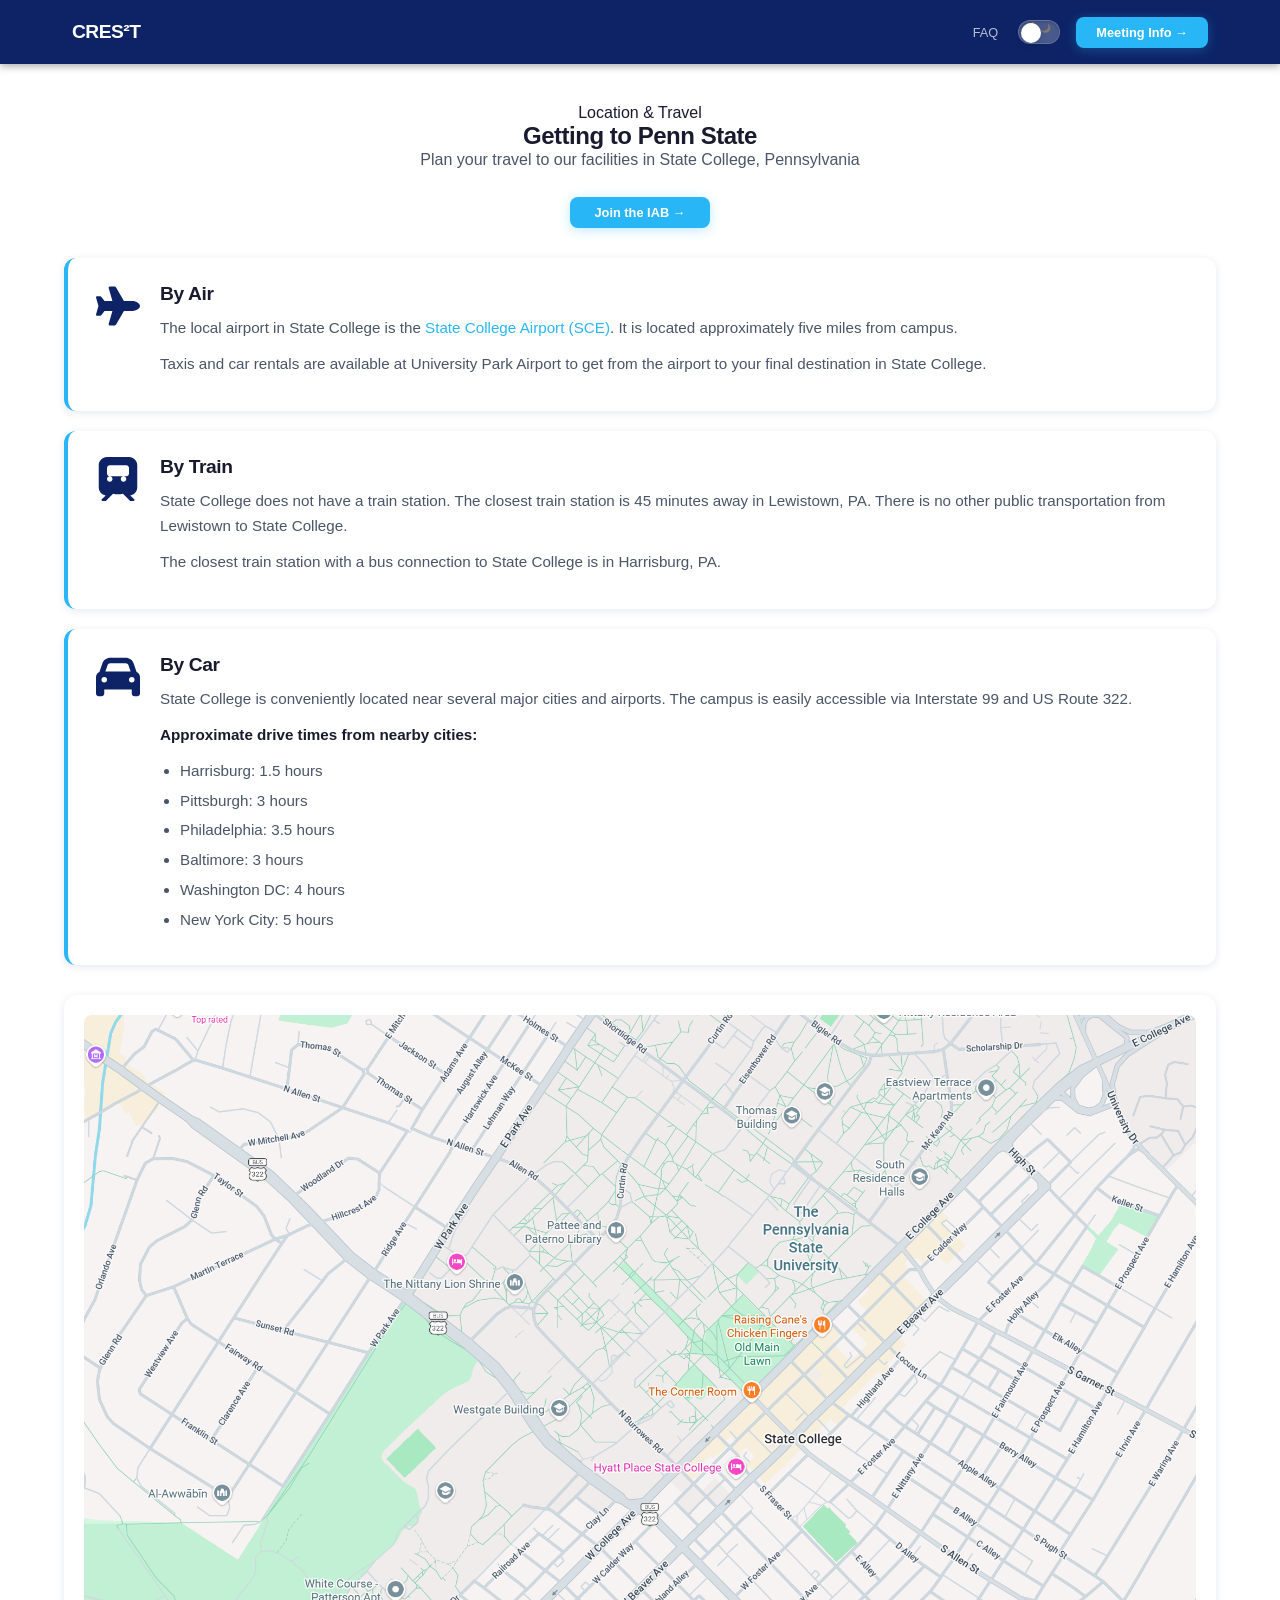
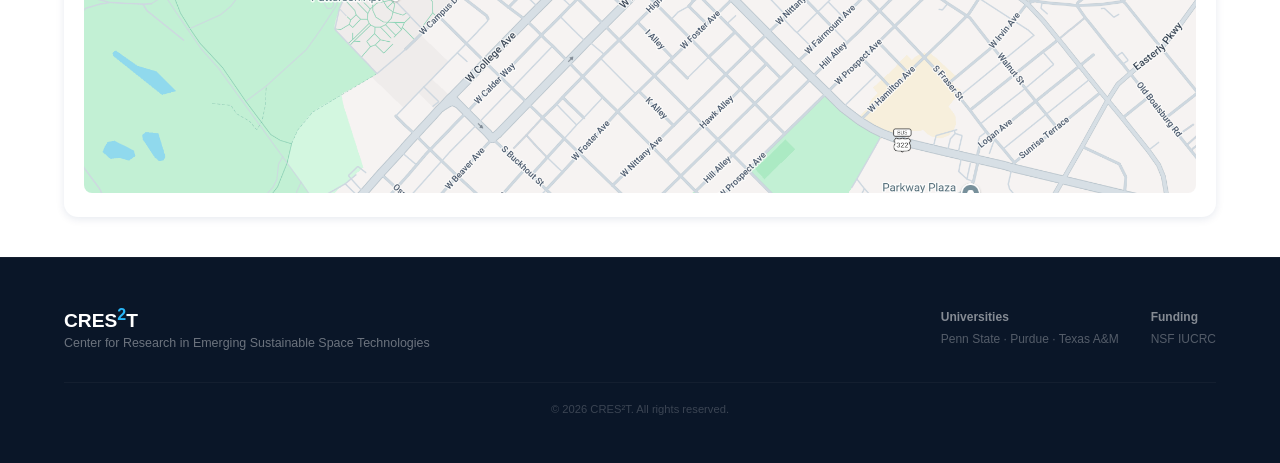
<file: register.html>
<!DOCTYPE html>
<html lang="en">
<head>
    <meta charset="UTF-8">
    <meta name="viewport" content="width=device-width, initial-scale=1.0">
    <title>CRES²T – Facilities</title>
    <link rel="stylesheet" href="style.css">
    <style>
        body { visibility: hidden; }
        body.loaded { visibility: visible; }
        
        /* Additional facility-specific styles */
        .facility-item {
            transition: all 0.3s ease;
        }
        
        .facility-item:hover {
            transform: translateX(4px);
            box-shadow: 0 4px 16px var(--shadow-color);
        }
        
        .btn-join {
            display: inline-block;
            background: var(--accent);
            color: #fff;
            font-size: 0.8rem;
            padding: 8px 24px;
            border-radius: 8px;
            font-weight: 600;
            text-decoration: none;
            transition: all 0.2s ease;
            box-shadow: 0 2px 12px rgba(41, 182, 246, 0.3);
            margin-top: 12px;
        }
        
        .btn-join:hover {
            transform: translateY(-2px);
            box-shadow: 0 4px 20px rgba(41, 182, 246, 0.4);
            background: #1ea8e6;
        }
        
        [data-theme="dark"] .btn-join {
            box-shadow: 0 2px 12px rgba(41, 182, 246, 0.2);
        }
        
        [data-theme="dark"] .btn-join:hover {
            box-shadow: 0 4px 20px rgba(41, 182, 246, 0.3);
        }
    </style>
</head>
<body>
    <div id="nav-placeholder"></div>
    <div id="cw">
        <section class="facility-section" style="padding: 40px 0; background: var(--bg-primary);">
            <div class="inn">
                <div class="sh" style="margin-bottom: 30px; text-align: center;">
                    <div class="eye">Location &amp; Travel</div>
                    <h2 style="color: var(--text-primary);">Getting to Penn State</h2>
                    <p style="color: var(--text-secondary); max-width: 700px; margin: 0 auto 16px;">Plan your travel to our facilities in State College, Pennsylvania</p>
                    <a href="https://pennstate.qualtrics.com/jfe/form/SV_dnEeR1NxltwiNhQ" class="btn-join" target="_blank">Join the IAB →</a>
                </div>
                <!-- By Air -->
                <div class="facility-item" style="display: flex; gap: 20px; padding: 24px 28px; background: var(--bg-light-card); border-radius: 12px; margin-bottom: 20px; align-items: flex-start; border-left: 4px solid var(--accent); box-shadow: 0 2px 8px var(--shadow-color);">
                    <div class="facility-icon" style="flex-shrink: 0; width: 44px; height: 44px; color: var(--accent-dark); margin-top: 2px;">
                        <svg viewBox="0 0 576 512" style="width: 100%; height: 100%; fill: currentColor;">
                            <path d="M482.3 192c34.2 0 93.7 29 93.7 64c0 36-59.5 64-93.7 64l-116.6 0L265.2 495.9c-5.7 10-16.3 16.1-27.8 16.1l-56.2 0c-10.6 0-18.3-10.2-15.4-20.4l49-171.6L112 320 68.8 377.6c-3 4-7.8 6.4-12.8 6.4l-42 0c-7.8 0-14-6.3-14-14c0-1.3 .2-2.6 .5-3.9L32 256 .5 145.9c-.4-1.3-.5-2.6-.5-3.9c0-7.8 6.3-14 14-14l42 0c5 0 9.8 2.4 12.8 6.4L112 192l102.9 0-49-171.6C162.9 10.2 170.6 0 181.2 0l56.2 0c11.5 0 22.1 6.2 27.8 16.1L365.7 192l116.6 0z"/>
                        </svg>
                    </div>
                    <div class="facility-content" style="flex: 1;">
                        <h3 style="font-size: 1.2rem; font-weight: 700; color: var(--text-primary); margin: 0 0 10px 0;"> By Air</h3>
                        <p style="color: var(--text-secondary); line-height: 1.7; margin: 0 0 10px 0; font-size: 0.95rem;">The local airport in State College is the <a href="https://www.universityparkairport.com/" target="_blank" style="color: var(--accent); text-decoration: none; font-weight: 500;">State College Airport (SCE)</a>. It is located approximately five miles from campus.</p>
                        <p style="color: var(--text-secondary); line-height: 1.7; margin: 0 0 10px 0; font-size: 0.95rem;">Taxis and car rentals are available at University Park Airport to get from the airport to your final destination in State College.</p>
                    </div>
                </div>

                <!-- By Train -->
                <div class="facility-item" style="display: flex; gap: 20px; padding: 24px 28px; background: var(--bg-light-card); border-radius: 12px; margin-bottom: 20px; align-items: flex-start; border-left: 4px solid var(--accent); box-shadow: 0 2px 8px var(--shadow-color);">
                    <div class="facility-icon" style="flex-shrink: 0; width: 44px; height: 44px; color: var(--accent-dark); margin-top: 2px;">
                        <svg viewBox="0 0 448 512" style="width: 100%; height: 100%; fill: currentColor;">
                            <path d="M96 0C43 0 0 43 0 96V352c0 48 35.2 87.7 81.1 94.9l-46 46C28.1 499.9 33.1 512 43 512H82.7l83.2-83.2c9.6 1.8 19.5 3.2 29.7 3.2H252.4c10.2 0 20.1-1.4 29.7-3.2L365.3 512H405c9.9 0 14.9-12.1 7.9-19.1l-46-46c46-7.1 81.1-46.9 81.1-94.9V96c0-53-43-96-96-96H96zM128 288c-17.7 0-32-14.3-32-32s14.3-32 32-32 32 14.3 32 32-14.3 32-32 32zm192-32c0 17.7-14.3 32-32 32s-32-14.3-32-32 14.3-32 32-32 32 14.3 32 32zM96 128c0-17.7 14.3-32 32-32H320c17.7 0 32 14.3 32 32v64c0 17.7-14.3 32-32 32H128c-17.7 0-32-14.3-32-32V128z"/>
                        </svg>
                    </div>
                    <div class="facility-content" style="flex: 1;">
                        <h3 style="font-size: 1.2rem; font-weight: 700; color: var(--text-primary); margin: 0 0 10px 0;"> By Train</h3>
                        <p style="color: var(--text-secondary); line-height: 1.7; margin: 0 0 10px 0; font-size: 0.95rem;">State College does not have a train station. The closest train station is 45 minutes away in Lewistown, PA. There is no other public transportation from Lewistown to State College.</p>
                        <p style="color: var(--text-secondary); line-height: 1.7; margin: 0 0 10px 0; font-size: 0.95rem;">The closest train station with a bus connection to State College is in Harrisburg, PA.</p>
                    </div>
                </div>

                <!-- By Car -->
                <div class="facility-item" style="display: flex; gap: 20px; padding: 24px 28px; background: var(--bg-light-card); border-radius: 12px; margin-bottom: 20px; align-items: flex-start; border-left: 4px solid var(--accent); box-shadow: 0 2px 8px var(--shadow-color);">
                    <div class="facility-icon" style="flex-shrink: 0; width: 44px; height: 44px; color: var(--accent-dark); margin-top: 2px;">
                        <svg viewBox="0 0 512 512" style="width: 100%; height: 100%; fill: currentColor;">
                            <path d="M135.2 117.4L109.1 192l293.8 0-26.1-74.6C372.3 104.6 360.2 96 346.6 96L165.4 96c-13.6 0-25.7 8.6-30.2 21.4zM39.6 196.8L74.8 96.3C88.3 57.8 124.6 32 165.4 32l181.2 0c40.8 0 77.1 25.8 90.6 64.3l35.2 100.5c23.2 9.6 39.6 32.5 39.6 59.2l0 144 0 48c0 17.7-14.3 32-32 32l-32 0c-17.7 0-32-14.3-32-32l0-48L96 400l0 48c0 17.7-14.3 32-32 32l-32 0c-17.7 0-32-14.3-32-32l0-48L0 256c0-26.7 16.4-49.6 39.6-59.2zM128 288a32 32 0 1 0 -64 0 32 32 0 1 0 64 0zm288 32a32 32 0 1 0 0-64 32 32 0 1 0 0 64z"/>
                        </svg>
                    </div>
                    <div class="facility-content" style="flex: 1;">
                        <h3 style="font-size: 1.2rem; font-weight: 700; color: var(--text-primary); margin: 0 0 10px 0;"> By Car</h3>
                        <p style="color: var(--text-secondary); line-height: 1.7; margin: 0 0 10px 0; font-size: 0.95rem;">State College is conveniently located near several major cities and airports. The campus is easily accessible via Interstate 99 and US Route 322.</p>
                        <p style="color: var(--text-secondary); line-height: 1.7; margin: 0 0 10px 0; font-size: 0.95rem;"><strong style="color: var(--text-primary);">Approximate drive times from nearby cities:</strong></p>
                        <ul style="color: var(--text-secondary); line-height: 1.7; padding-left: 20px; margin: 8px 0; list-style: disc;">
                            <li style="margin-bottom: 4px; font-size: 0.95rem;">Harrisburg: 1.5 hours</li>
                            <li style="margin-bottom: 4px; font-size: 0.95rem;">Pittsburgh: 3 hours</li>
                            <li style="margin-bottom: 4px; font-size: 0.95rem;">Philadelphia: 3.5 hours</li>
                            <li style="margin-bottom: 4px; font-size: 0.95rem;">Baltimore: 3 hours</li>
                            <li style="margin-bottom: 4px; font-size: 0.95rem;">Washington DC: 4 hours</li>
                            <li style="margin-bottom: 4px; font-size: 0.95rem;">New York City: 5 hours</li>
                        </ul>
                    </div>
                </div>

                <!-- Image -->
                <div class="facility-image" style="margin-top: 30px; padding: 20px; background: var(--bg-light-card); border-radius: 14px; text-align: center; box-shadow: 0 2px 8px var(--shadow-color);">
                    <img src="Images/Screenshot 2026-07-08 122000.png" alt="Campus Map" style="max-width: 100%; height: auto; border-radius: 8px;">
                </div>
            </div>
        </section>
    </div>
    <div id="footer-placeholder"></div>
    <script src="include.js"></script>
    <script src="script.js"></script>
</body>
</html>
</file>
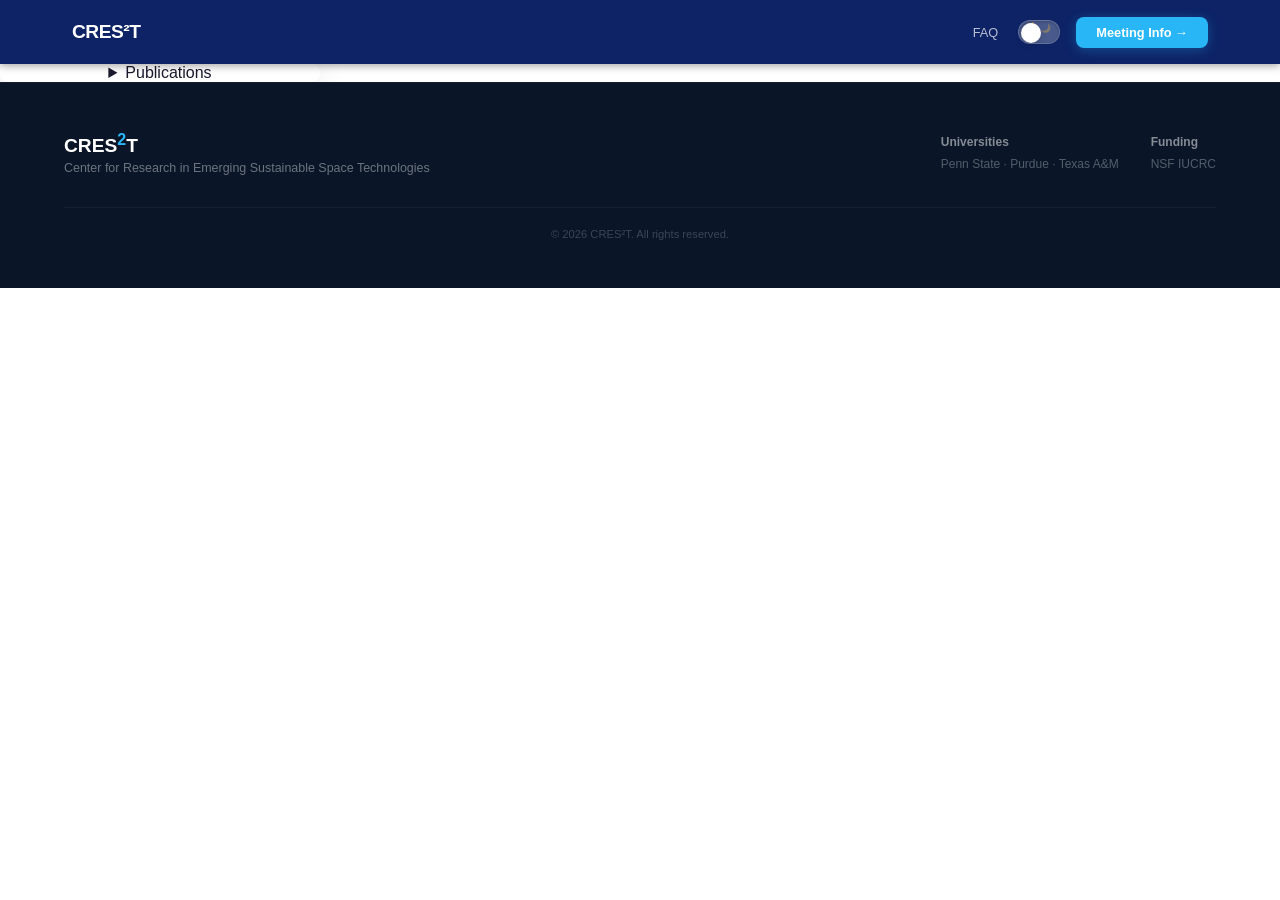
<file: research.html>
<!DOCTYPE html>
<html lang="en">
<head>
    <meta charset="UTF-8">
    <meta name="viewport" content="width=device-width, initial-scale=1.0">
    <title>CRES²T – Research</title>
    <link rel="stylesheet" href="style.css">
    <style>
        body { visibility: hidden; }
        body.loaded { visibility: visible; }
    </style>
</head>
<body>
<div id="nav-placeholder"></div>
<div id="cw">
    <div class="ui-accordion-content ui-corner-bottom ui-helper-reset ui-widget-content ui-accordion-content-active" id="ui-id-4" aria-labelledby="ui-id-3" role="tabpanel" aria-hidden="false" style="display: block;">
    
        <div class="publication-dropdown">
        <details>
            <summary>Publications</summary>
            <div>
        <p><strong>Books</strong></p>
                <ul>
                    <div>
                        <li> Puneet  Singla and John L. Junkins, 2009, <em>Multi-resolution methods for modeling and control of dynamical systems</em>, CRC Press, Boca Raton, Fla.</li>
                    </div>
                    
                    
                    
                </ul>
            </div>
            <p><strong>Journal Articles</strong></p>
            <div>    
                    <ul>
                        
                        <div>
                            <li> Sharad  Sharan, Puneet  Singla, Roshan Thomas Eapen and Robert G Melton, 2025, "A Robust Indirect Approach for Minimum-Fuel Transits in the Earth-Moon System", Journal of Astronautical Sciences, <strong>73</strong>, (3)</li>
                        </div>
                        
                        
                    </ul>
                
                    <ul>
                        
                        <div>
                            <li> Sharad  Sharan, Puneet  Singla, Roshan Thomas Eapen and Robert G Melton, 2025, "Higher-order Differential Correction Schemes for the Two-point Boundary Value Problem", Journal of Guidance, Control and Dynamics, <strong>48</strong>, (7), pp. 1477-1491</li>
                        </div>
                        
                        
                    </ul>
                
                    <ul>
                        
                        <div>
                            <li> Mihir  Vedantam, Caleb  Peck, Maruthi  Akella, Manoranjan  Majji and Puneet  Singla, 2024, "Onboard Retarget Trajectory Generation for Hypersonic Vehicles using Indirect Optimal Control Techniques", Journal of DoD Research and Engineering, <strong>7</strong>, (4)</li>
                        </div>
                        
                        
                    </ul>
                
                    <ul>
                        
                        <div>
                            <li> Carlos  Venegas, Puneet  Singla, Michael  Grant, Maruthi  Akella and Manoranjan  Majji, 2024, "Parsimonious Representation of Hypersonic Vehicle Trajectories for a Given Domain of Mission Variables", Journal of DoD Research and Engineering, <strong>7</strong>, (4)</li>
                        </div>
                        
                        
                    </ul>
                
                    <ul>
                        
                        <div>
                            <li> David  Schwab, Roshan Thomas Eapen and Puneet  Singla, 2024, "Characterizing Accuracy of Normal Forms to Study Trajectories in Cislunar Space", Journal of Astronautical Sciences, <strong>71</strong>, (16)</li>
                        </div>
                        
                        
                    </ul>
                
                    <ul>
                        
                        <div>
                            <li> Sharad  Sharan, Puneet  Singla, Roshan Thomas Eapen and Robert G Melton, 2023, "Accurate Uncertainty Characterization of Impulsive Thrust Maneuvers in the Restricted Three Body Problem", Journal of Astronautical Sciences, <strong>70</strong>, (35)</li>
                        </div>
                        
                        
                    </ul>
                
                    <ul>
                        
                        <div>
                            <li> Zachary  Hall, Puneet  Singla and Kirk  Johnson, 2023, "Reachability-Based Search for Tracking of Noncooperative Maneuvering Satellites in Data Sparse Enviornment", Journal of Astronautical Sciences, <strong>70</strong>, (9)</li>
                        </div>
                        
                        
                    </ul>
                
                    <ul>
                        
                        <div>
                            <li> Damien  Gueho, Puneet  Singla,   Majji and Robert G Melton, 2022, "Filtered Integral Formulation of the Sparse Model Identification Problem", AIAA Journal of Guidance, Control and Dynamics, <strong>45</strong>, (2)</li>
                        </div>
                        
                        
                    </ul>
                
                    <ul>
                        
                        <div>
                            <li> Zachary  Hall and Puneet  Singla, 2020, "Higher Order Sensitivity Matrix Method for Probabilistic Solution to Uncertain Lambert Problem and Reachability Set Problem", Celestial Mechanics and Dynamical Astronomy, <strong>132</strong>, (50)</li>
                        </div>
                        
                        
                    </ul>
                
                    <ul>
                        
                        <div>
                            <li> S.  Parida, A.  Nikellis, K.  Sett and Puneet  Singla, 2020, "Model-Data Fusion for Seismic Performance Evaluation of an Instrumented Highway Bridge", Earthquake Engineering and Structural Dynamics</li>
                        </div>
                        
                        
                    </ul>
                
                    <ul>
                        
                        <div>
                            <li> N.  Adurthi, Puneet  Singla and M.  Majji, 2020, "Mutual Information based Sensor Tasking with Applications to Space Situational Awareness", AIAA Journal of Guidance, Control and Dynamics, <strong>43</strong>, (4)</li>
                        </div>
                        
                        
                    </ul>
                
                    <ul>
                        
                        <div>
                            <li> Nagavenkat  Adurthi, Manoranjan  Majji and Puneet  Singla, 2019, "Quadrature based Nonlinear Joint Probabilistic Data Association Filter", AIAA Journal of Guidance, Control and Dynamics, <strong>42</strong>, (11), pp. 13</li>
                        </div>
                        
                        
                    </ul>
                
                    <ul>
                        
                        <div>
                            <li> Siddharth  Parida, Kallol  Sett and Puneet  Singla, 2019, "Model-Data Fusion For Spatial and Statistical Characterization of Soil Parameters from Geophysical Measurements", Soil Dynamics and Earthquake Engineering, <strong>124</strong>, pp. 35-54</li>
                        </div>
                        
                        
                    </ul>
                
                    <ul>
                        
                        <div>
                            <li> Aditya  Nanda, Puneet  Singla and Amin  Karami, 2018, "Conjugate unscented transformation based approach for uncertainty analysis of linear and monostable nonlinear energy harvesters", Smart Materials and Structures, <strong>29</strong>, (18), pp. 3614-3633</li>
                        </div>
                        
                        
                    </ul>
                
                    <ul>
                        
                        <div>
                            <li> Siddharth  Parida, Kallol  Sett and Puneet  Singla, 2018, "An Efficient PDE-constrained Stochastic Inverse Algorithm for Probabilistic Geotechnical Site Characterization using Geophysical Measurements", Soil Dynamics and Earthquake Engineering, <strong>109</strong>, pp. 19</li>
                        </div>
                        
                        
                    </ul>
                
                    <ul>
                        
                        <div>
                            <li> Nagavenkat  Adurthi, Puneet  Singla and Tarunraj  Singh, 2018, "Conjugate Unscented Transformation: Applications to Estimation and Control", Journal of Dynamic Systems, Measurement, and Control, <strong>140</strong>, (3), pp. 22</li>
                        </div>
                        
                        
                    </ul>
                
                    <ul>
                        
                        <div>
                            <li> Kumar  Vishwajeet and Puneet  Singla, 2018, "Adaptive Split-Merge based Gaussian Mixture Model Approach for Uncertainty Propagation", AIAA Journal of Guidance, Control and Dynamics, <strong>41</strong>, (3), pp. 603-617</li>
                        </div>
                        
                        
                    </ul>
                
                    <ul>
                        
                        <div>
                            <li> M.  Ghobadi, Puneet  Singla and E. T. Esfahani, 2018, "Robust Attitude Estimation from Uncertain Observations of Inertial Sensors Using Covariance Inflated Multiplicative Extended Kalman Filter", IEEE Transactions on Instrumentation and Measurement, <strong>67</strong>, (1), pp. 209–217</li>
                        </div>
                        
                        
                    </ul>
                
                    <ul>
                        
                        <div>
                            <li> Souransu  Nandi, Migon  Victor, Tarunraj  Singh and Puneet  Singla, 2018, "Polynomial Chaos based Controller Design for Uncertain Linear Systems with State and Control Constraints", ASME Journal of Dynamic Systems, Measurement, and Control, <strong>140</strong>, (7), pp. 12</li>
                        </div>
                        
                        
                    </ul>
                
                    <ul>
                        
                        <div>
                            <li> Kumar  Vishwajeet, Puneet  Singla and Manoranjan  Majji, 2017, "Random Matrix-Based Approach for Uncertainty Analysis of the Eigensystem Realization Algorithm", Journal of Guidance, Control, and Dynamics, <strong>40</strong>, (8), pp. 1877–1891</li>
                        </div>
                        
                        
                    </ul>
                
                    <ul>
                        
                        <div>
                            <li> Nagavenkat  Adurthi, Puneet  Singla and Manoranjan  Majji, 2017, "Sparse Approximation–Based Collocation Scheme for Nonlinear Optimal Feedback Control Design", Journal of Guidance, Control, and Dynamics, <strong>40</strong>, (2), pp. 248–264</li>
                        </div>
                        
                        
                    </ul>
                
                    <ul>
                        
                        <div>
                            <li> S.  Pouget, M.  Bursik, Puneet  Singla and T.  Singh, 2016, "Sensitivity analysis of a one-dimensional model of a volcanic plume with particle fallout and collapse behavior", Journal of Volcanology and Geothermal Research, <strong>326</strong>, pp. 43–53</li>
                        </div>
                        
                        
                    </ul>
                
                    <ul>
                        
                        <div>
                            <li> Aditya  Nanda, Puneet  Singla and M. Amin Karami, 2016, "Energy harvesting using rattleback: Theoretical analysis and simulations of spin resonance", Journal of Sound and Vibration, <strong>369</strong>, pp. 195–208</li>
                        </div>
                        
                        
                    </ul>
                
                    <ul>
                        
                        <div>
                            <li> Taewook  Lee, Puneet  Singla, Tarunraj  Singh and Ajith  Gunatilaka, 2016, "Sparse Approximation-Based Maximum Likelihood Approach for Estimation of Radiological Source Terms", IEEE Transactions on Nuclear Science, <strong>63</strong>, (2), pp. 1169–1187</li>
                        </div>
                        
                        
                    </ul>
                
                    <ul>
                        
                        <div>
                            <li> Binbin  Zhang, Nagavenkat  Adurthi, Rahul  Rai and Puneet  Singla, 2016, "A Novel Sampling Technique for Probabilistic Static Coverage Problems", Journal of Mechanical Design, <strong>138</strong>, (3), pp. 031403</li>
                        </div>
                        
                        
                    </ul>
                
                    <ul>
                        
                        <div>
                            <li> Nagavenkat  Adurthi and Puneet  Singla, 2015, "Conjugate Unscented Transformation-Based Approach for Accurate Conjunction Analysis", Journal of Guidance, Control, and Dynamics, <strong>38</strong>, (9), pp. 1642–1658</li>
                        </div>
                        
                        
                    </ul>
                
                    <ul>
                        
                        <div>
                            <li> Sean R. Semper, John L. Crassidis, Jemin  George, Siddharth  Mukherjee and Puneet  Singla, 2015, "Rao–Blackwellization for Adaptive Gaussian Sum Nonlinear Model Propagation", Journal of Guidance, Control, and Dynamics, <strong>38</strong>, (7), pp. 1290–1295</li>
                        </div>
                        
                        
                    </ul>
                
                    <ul>
                        
                        <div>
                            <li> E.  Salerno, N.  Adurthi, T.  Singh, Puneet  Singla, A.  Bubalo, M.  Cornacchia, M.  Alford and E.  Jones, 2015, "Road network identification by means of the Hough transform with uncertainty analysis", Journal of Advances in Information Fusion, <strong>10</strong>, (1)</li>
                        </div>
                        
                        
                    </ul>
                
                    <ul>
                        
                        <div>
                            <li> Kumar  Vishwajeet, Puneet  Singla and Moriba  Jah, 2014, "Nonlinear Uncertainty Propagation for Perturbed Two-Body Orbits", Journal of Guidance, Control, and Dynamics, <strong>37</strong>, (5), pp. 1415–1425</li>
                        </div>
                        
                        
                    </ul>
                
                    <ul>
                        
                        <div>
                            <li> R.  Madankan, S.  Pouget, Puneet  Singla, M.  Bursik, J.  Dehn, M.  Jones, A.  Patra, M.  Pavolonis, E.B.  Pitman, T.  Singh and P.  Webley, 2014, "Computation of probabilistic hazard maps and source parameter estimation for volcanic ash transport and dispersion", Journal of Computational Physics, <strong>271</strong>, pp. 39–59</li>
                        </div>
                        
                        
                    </ul>
                
                    <ul>
                        
                        <div>
                            <li> Martin  Diz, Manoranjan  Majji and Puneet  Singla, 2013, "Uncertainty Quantification of the Eigensystem Realization Algorithm Using the Unscented Transform", The Journal of the Astronautical Sciences, <strong>60</strong>, (3-4), pp. 577–606</li>
                        </div>
                        
                        
                    </ul>
                
                    <ul>
                        
                        <div>
                            <li> Alireza  Farhidzadeh, Salvatore  Salamone and Puneet  Singla, 2013, "A probabilistic approach for damage identification and crack mode classification in reinforced concrete structures", Journal of Intelligent Material Systems and Structures, <strong>24</strong>, (14), pp. 1722–1735</li>
                        </div>
                        
                        
                    </ul>
                
                    <ul>
                        
                        <div>
                            <li> Reza  Madankan, Puneet  Singla, Tarunraj  Singh and Peter D. Scott, 2013, "Polynomial-Chaos-Based Bayesian Approach for State and Parameter Estimations", Journal of Guidance, Control, and Dynamics, <strong>36</strong>, (4), pp. 1058–1074</li>
                        </div>
                        
                        
                    </ul>
                
                    <ul>
                        
                        <div>
                            <li> Marcus  Bursik, Matthew  Jones, Simon  Carn, Ken  Dean, Abani  Patra, Michael  Pavolonis, E. Bruce Pitman, Tarunraj  Singh, Puneet  Singla, Peter  Webley, Halldor  Bjornsson and Maurizio  Ripepe, 2012, "Estimation and propagation of volcanic source parameter uncertainty in an ash transport and dispersal model: application to the Eyjafjallajokull plume of 14–16 April 2010", Bulletin of Volcanology, <strong>74</strong>, (10), pp. 2321–2338</li>
                        </div>
                        
                        
                    </ul>
                
                    <ul>
                        
                        <div>
                            <li> Christoph Hoog Antink, Tarunraj  Singh, Puneet  Singla and Matthew  Podgorsak, 2012, "Advanced Lucas Kanada optical flow for deformable image registration", Journal of Critical Care, <strong>27</strong>, (3), pp. e14</li>
                        </div>
                        
                        
                    </ul>
                
                    <ul>
                        
                        <div>
                            <li> Gabriel  Terejanu, Puneet  Singla, Tarunraj  Singh and Peter D. Scott, 2011, "Adaptive Gaussian Sum Filter for Nonlinear Bayesian Estimation", IEEE Transactions on Automatic Control, <strong>56</strong>, (9), pp. 2151–2156</li>
                        </div>
                        
                        
                    </ul>
                
                    <ul>
                        
                        <div>
                            <li> Umamaheswara  Konda, Puneet  Singla, Tarunraj  Singh and Peter D. Scott, 2011, "State Uncertainty Propagation in the Presence of Parametric Uncertainty and Additive White Noise", Journal of Dynamic Systems, Measurement, and Control, <strong>133</strong>, (5), pp. 051009</li>
                        </div>
                        
                        
                    </ul>
                
                    <ul>
                        
                        <div>
                            <li> Umamaheswara  Konda, Tarunraj  Singh, Puneet  Singla and Peter  Scott, 2010, "Uncertainty propagation in puff-based dispersion models using polynomial chaos", Environmental Modelling &amp; Software, <strong>25</strong>, (12), pp. 1608–1618</li>
                        </div>
                        
                        
                    </ul>
                
                    <ul>
                        
                        <div>
                            <li> Gabriel  Terejanu, Puneet  Singla, Tarunraj  Singh and Peter D. Scott, 2010, "A Decision-Centric Framework for Density Forecasting", Journal of Advances in Information Fusion, <strong>55</strong>, (2), pp. 73–87</li>
                        </div>
                        
                        
                    </ul>
                
                    <ul>
                        
                        <div>
                            <li> Puneet  Singla and Tarunraj  Singh, 2010, "Desired Order Continuous Polynomial Time Window Functions for Harmonic Analysis", IEEE Transactions on Instrumentation and Measurement, <strong>59</strong>, (9), pp. 2475–2481</li>
                        </div>
                        
                        
                    </ul>
                
                    <ul>
                        
                        <div>
                            <li> Tarunraj  Singh, Puneet  Singla and Umamaheswara  Konda, 2010, "Polynomial Chaos Based Design of Robust Input Shapers", Journal of Dynamic Systems, Measurement, and Control, <strong>132</strong>, (5), pp. 051010</li>
                        </div>
                        
                        
                    </ul>
                
                    <ul>
                        
                        <div>
                            <li> Mrinal  Kumar, Suman  Chakravorty, Puneet  Singla and John L. Junkins, 2009, "The partition of unity finite element approach with hp-refinement for the stationary Fokker–Planck equation", Journal of Sound and Vibration, <strong>327</strong>, (1-2), pp. 144–162</li>
                        </div>
                        
                        
                    </ul>
                
                    <ul>
                        
                        <div>
                            <li> M.  Demirbas, Xuming  Lu and Puneet  Singla, 2009, "An In-Network Querying Framework for Wireless Sensor Networks", IEEE Transactions on Parallel and Distributed Systems, <strong>20</strong>, (8), pp. 1202–1215</li>
                        </div>
                        
                        
                    </ul>
                
                    <ul>
                        
                        <div>
                            <li> Jemin  George, Gabriel  Terejanu and Puneet  Singla, 2009, "Spacecraft Attitude Estimation Using Adaptive Gaussian Sum Filter", The Journal of the Astronautical Sciences, <strong>57</strong>, (1-2), pp. 31–45</li>
                        </div>
                        
                        
                    </ul>
                
                    <ul>
                        
                        <div>
                            <li> Gabriel  Terejanu, Puneet  Singla, Tarunraj  Singh and Peter D. Scott, 2008, "Uncertainty Propagation for Nonlinear Dynamic Systems Using Gaussian Mixture Models", Journal of Guidance, Control, and Dynamics, <strong>31</strong>, (6), pp. 1623–1633</li>
                        </div>
                        
                        
                    </ul>
                
                    <ul>
                        
                        <div>
                            <li> Daniele  Mortari, F. Landis Markley and Puneet  Singla, 2007, "Optimal Linear Attitude Estimator", Journal of Guidance, Control, and Dynamics, <strong>30</strong>, (6), pp. 1619–1627</li>
                        </div>
                        
                        
                    </ul>
                
                    <ul>
                        
                        <div>
                            <li> Puneet  Singla, D. Todd Griffith, Anup  Katake and John L. Junkins, 2007, "Attitude and interlock angle estimation using split-field-of-view star tracker", The Journal of the Astronautical Sciences, <strong>55</strong>, (1), pp. 85–105</li>
                        </div>
                        
                        
                    </ul>
                
                    <ul>
                        
                        <div>
                            <li> Puneet  Singla, Kamesh  Subbarao and John L. Junkins, 2007, "Direction-Dependent Learning Approach for Radial Basis Function Networks", IEEE Transactions on Neural Networks, <strong>18</strong>, (1), pp. 203–222</li>
                        </div>
                        
                        
                    </ul>
                
                    <ul>
                        
                        <div>
                            <li> Daniele  Mortari and Puneet  Singla, 2006, "Optimal cones intersection technique", Acta Astronautica, <strong>59</strong>, (6), pp. 474–482</li>
                        </div>
                        
                        
                    </ul>
                
                    <ul>
                        
                        <div>
                            <li> Puneet  Singla, Kamesh  Subbarao and John L. Junkins, 2006, "Adaptive Output Feedback Control for Spacecraft Rendezvous and Docking Under Measurement Uncertainty", Journal of Guidance, Control, and Dynamics, <strong>29</strong>, (4), pp. 892–902</li>
                        </div>
                        
                        
                    </ul>
                
                    <ul>
                        
                        <div>
                            <li> J. L. Junkins and Puneet  Singla, 2004, "How Nonlinear is It? A Tutorial on Nonlinearity of Orbit and Attitude Dynamics", The Journal of the Astronautical Sciences, <strong>52</strong>, (1-2)</li>
                        </div>
                        
                        
                    </ul>
                
            </div>
            <p><strong>Conference Proceedings</strong></p>
            <div>
            <ul>
                
                
                <div>
                    <li> D.  Schwab, Puneet  Singla and J.  Raquepas, 2019, "Uncertainty Characterization and Surrogate Modeling for Angles Only Initial Orbit Determination,", <em>2019 AAS/AIAA Astrodynamics Specialist Conference</em>, Portland, ME</li>
                </div>
                
            </ul>
        
            <ul>
                
                
                <div>
                    <li> S.  Nandi, T.  Singh and Puneet  Singla, 2019, "Derivative Based Global Sensitivity Analysis using Conjugate Unscented Transforms", <em>2019 American Control Conference</em>, Philadelphia, PA, pp. 2458-2463</li>
                </div>
                
            </ul>
        
            <ul>
                
                
                <div>
                    <li> Siddharth  Parida, Kallol  Sett and Puneet  Singla, 2018, "Probabilistic Geotechnical Site Characterization from Geophysical Measurements using Model-Data Fusion", <em>2018 Geotechnical Earthquake Engineering and Soil Dynamics</em></li>
                </div>
                
            </ul>
        
            <ul>
                
                
                <div>
                    <li> Xue  Iuan Wong, Taewook  Lee, Puneet  Singla and Manoranjan  Majji, 2018, "Optimal Linear Attitude Estimator for Alignment of Point Clouds", <em>IEEE Conference on Computer Vision and Pattern Recognition (CVPR) Workshops</em>, pp. 1496--1504</li>
                </div>
                
            </ul>
        
            <ul>
                
                
                <div>
                    <li> Haresh  Karnan, Raman  Goyal, Manoranjan  Majji, Robert  Skelton and Puneet  Singla, 2017, "Visual feedback control of tensegrity robotic systems", <em>2017 IEEE/RSJ International Conference on Intelligent Robots and Systems (IROS)</em>, IEEE</li>
                </div>
                
            </ul>
        
            <ul>
                
                
                <div>
                    <li> M.  Mehrdad, Manoranjan  Majji and Puneet  Singla, 2017, "A Sparse Collocation Approach for Optimal Feedback Control for Spacecraft Attitude Maneuvers", <em>2017 AAS/AIAA Astrodynamics Specialist Conference</em></li>
                </div>
                
            </ul>
        
            <ul>
                
                
                <div>
                    <li> S.  Nandi, T.  Singh, L. D. Mastrandrea and Puneet  Singla, 2017, "Optimal meal time after bolusing for Type 1 diabetes patients under meal uncertainties", <em>2017 American Control Conference (ACC)</em>, pp. 4412–4417</li>
                </div>
                
            </ul>
        
            <ul>
                
                
                <div>
                    <li> Reza  Madankan, M. Amin Karami and Puneet  Singla, 2014, "Uncertainty Analysis of Energy Harvesting Systems", <em>ASME 2014 International Design Engineering Technical Conferences and Computers and Information in Engineering Conference</em>, ASME, pp. V006T10A066</li>
                </div>
                
            </ul>
        
            <ul>
                
                
                <div>
                    <li> Michael  Mercurio and Puneet  Singla, 2013, "A Hierarchical Tree Code Based Approach for Efficient Conjunction Analysis", <em>AIAA/AAS Astrodynamics Specialist Conference</em>, American Institute of Aeronautics and Astronautics, Hilton Head, SC</li>
                </div>
                
            </ul>
        
            <ul>
                
                
                <div>
                    <li> Nathan  Osikowicz, Puneet  Singla and John  Cooper, , "Optimal Dexterity Path Planning for Robotic Manipulators Using Rapid Workspace Density Approximation", <em>2026 IEEE International Conference on Robotics and Automation (ICRA)</em></li>
                </div>
                
            </ul>
                                        
            </div>                 
        </details>
    </div>
    <div id="footer-placeholder"></div>
    </div>
    <script src="include.js"></script>
    <script src="script.js"></script>
</body>
</html>
</file>
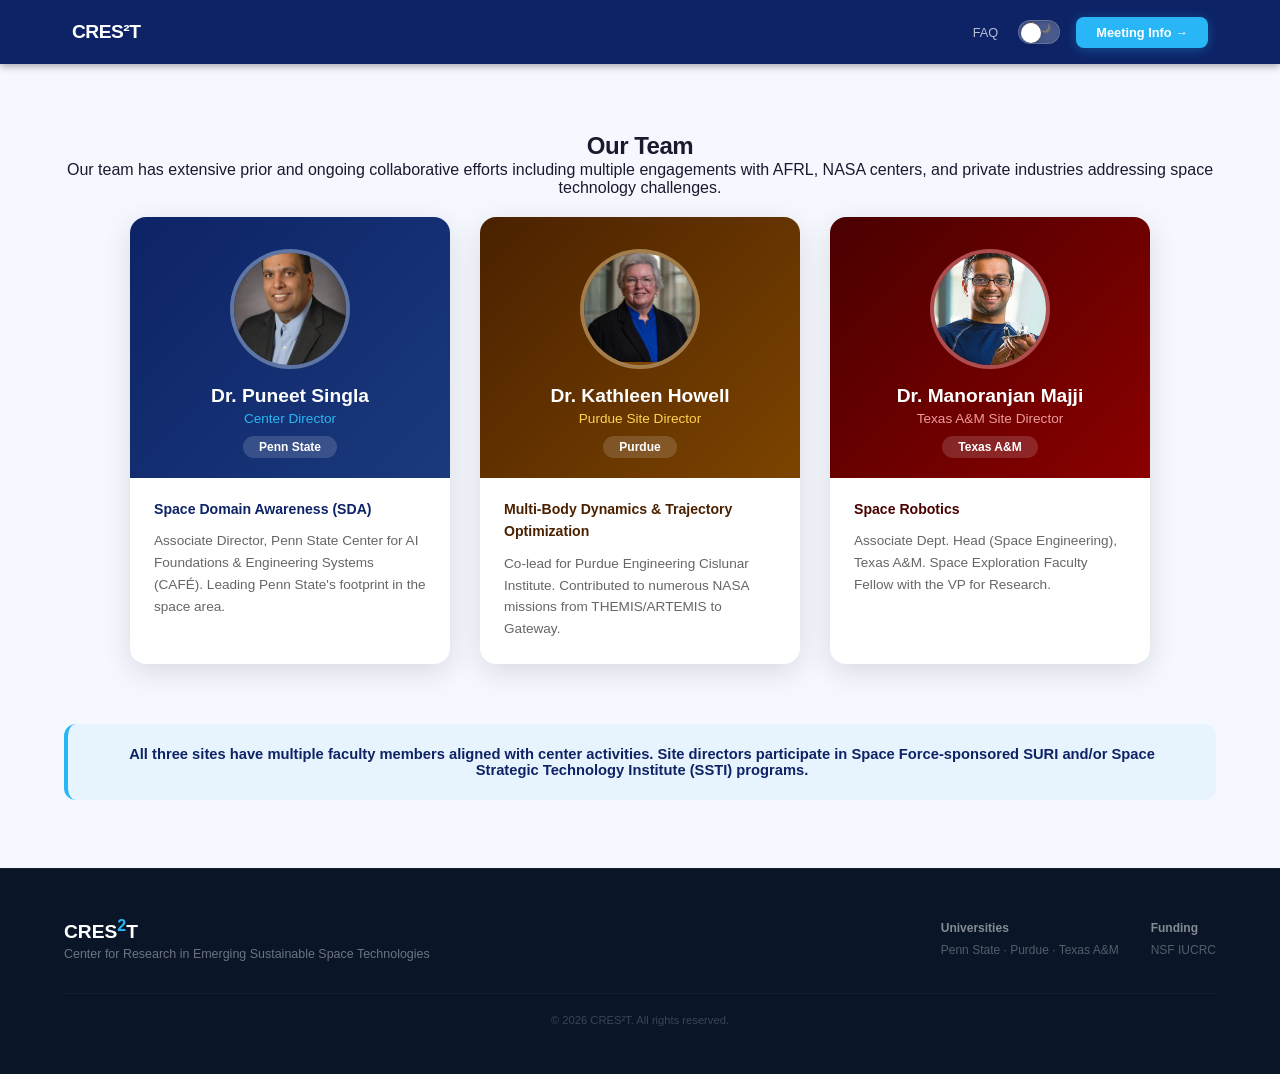
<file: team.html>
<!-- ── TEAM ── -->
<!DOCTYPE html>
<html lang="en">
<head>
    <meta charset="UTF-8">
    <meta name="viewport" content="width=device-width, initial-scale=1.0">
    <title>CRES²T – Team</title>
    <link rel="stylesheet" href="style.css">
    <style>
        body { visibility: hidden; }
        body.loaded { visibility: visible; }
    </style>
</head>
<body>
<div id="nav-placeholder"></div>
<div id="cw">
<section id="team" style="padding: 68px 0; background: #f5f8ff;">
    <div class="inn">
        <div class="sh" style="margin-bottom: 20px; text-align: center;">
            <h2>Our Team</h2>
            <p>Our team has extensive prior and ongoing collaborative efforts including multiple engagements with AFRL, NASA centers, and private industries addressing space technology challenges.</p>
        </div>

        <!-- ===== 3 MAIN PROFESSORS (Featured) ===== -->
        <div style="display: flex; flex-wrap: wrap; gap: 30px; justify-content: center; margin-bottom: 60px;">
            
            <!-- Penn State Professor -->
            <div class="professor-card">
                <div style="background: linear-gradient(135deg, #0d2366 0%, #1a3a7c 100%); padding: 32px 20px 20px;">
                    <div style="width: 120px; height: 120px; border-radius: 50%; margin: 0 auto 16px; border: 4px solid rgba(255,255,255,.3); overflow: hidden; background: #1a3a7c; display: flex; align-items: center; justify-content: center; font-size: 3.5rem; color: rgba(255,255,255,.5);">
                        <span><a href="https://www.aero.psu.edu/department/directory-detail-g.aspx?q=pxs433" target="_blank"><img src="Images/Singla.jpg" alt="Dr. Puneet Singla" style="width:100%;height:100%;object-fit:cover;"></span></a>
                    </div>
                    <div style="color: #fff; font-weight: 800; font-size: 1.2rem;">Dr. Puneet Singla</div>
                    <div style="color: #29b6f6; font-size: .85rem; margin-top: 4px;">Center Director</div>
                    <div style="display: inline-block; margin-top: 10px; padding: 4px 16px; background: rgba(255,255,255,.15); border-radius: 20px; color: #fff; font-size: .75rem; font-weight: 600;">Penn State</div>
                </div>
                <div style="padding: 20px 24px 24px; text-align: left;">
                    <p style="font-size: .88rem; color: #555; line-height: 1.6; margin-bottom: 10px;"><strong style="color: #0d2366;">Space Domain Awareness (SDA)</strong></p>
                    <p style="font-size: .85rem; color: #666; line-height: 1.6;">Associate Director, Penn State Center for AI Foundations &amp; Engineering Systems (CAFÉ). Leading Penn State's footprint in the space area.</p>
                </div>
            </div>

            <!-- Purdue Professor -->
            <div class="professor-card">
                <div style="background: linear-gradient(135deg, #4a2100 0%, #7c4400 100%); padding: 32px 20px 20px;">
                    <div style="width: 120px; height: 120px; border-radius: 50%; margin: 0 auto 16px; border: 4px solid rgba(255,255,255,.3); overflow: hidden; background: #7c4400; display: flex; align-items: center; justify-content: center; font-size: 3.5rem; color: rgba(255,255,255,.5);">
                        <span><a href="https://engineering.purdue.edu/AAE/people/ptProfile?resource_id=1384" target="_blank"><img src="Images/Howell.jpeg" alt="Dr. Kathleen Howell" style="width:100%;height:100%;object-fit:cover;"></span></a>
                    </div>
                    <div style="color: #fff; font-weight: 800; font-size: 1.2rem;">Dr. Kathleen Howell</div>
                    <div style="color: #ffd54f; font-size: .85rem; margin-top: 4px;">Purdue Site Director</div>
                    <div style="display: inline-block; margin-top: 10px; padding: 4px 16px; background: rgba(255,255,255,.15); border-radius: 20px; color: #fff; font-size: .75rem; font-weight: 600;">Purdue</div>
                </div>
                <div style="padding: 20px 24px 24px; text-align: left;">
                    <p style="font-size: .88rem; color: #555; line-height: 1.6; margin-bottom: 10px;"><strong style="color: #4a2100;">Multi-Body Dynamics &amp; Trajectory Optimization</strong></p>
                    <p style="font-size: .85rem; color: #666; line-height: 1.6;">Co-lead for Purdue Engineering Cislunar Institute. Contributed to numerous NASA missions from THEMIS/ARTEMIS to Gateway.</p>
                </div>
            </div>

            <!-- Texas A&M Professor -->
            <div class="professor-card">
                <div style="background: linear-gradient(135deg, #4a0000 0%, #8b0000 100%); padding: 32px 20px 20px;">
                    <div style="width: 120px; height: 120px; border-radius: 50%; margin: 0 auto 16px; border: 4px solid rgba(255,255,255,.3); overflow: hidden; background: #8b0000; display: flex; align-items: center; justify-content: center; font-size: 3.5rem; color: rgba(255,255,255,.5);">
                        <span><a href="https://engineering.tamu.edu/aerospace/profiles/majji-manoranjan.html" target="_blank"><img src="Images/Majji.jpeg" alt="Dr. Manoranjan Majji" style="width:100%;height:100%;object-fit:cover;"></span></a>
                    </div>
                    <div style="color: #fff; font-weight: 800; font-size: 1.2rem;">Dr. Manoranjan Majji</div>
                    <div style="color: #ef9a9a; font-size: .85rem; margin-top: 4px;">Texas A&amp;M Site Director</div>
                    <div style="display: inline-block; margin-top: 10px; padding: 4px 16px; background: rgba(255,255,255,.15); border-radius: 20px; color: #fff; font-size: .75rem; font-weight: 600;">Texas A&amp;M</div>
                </div>
                <div style="padding: 20px 24px 24px; text-align: left;">
                    <p style="font-size: .88rem; color: #555; line-height: 1.6; margin-bottom: 10px;"><strong style="color: #4a0000;">Space Robotics</strong></p>
                    <p style="font-size: .85rem; color: #666; line-height: 1.6;">Associate Dept. Head (Space Engineering), Texas A&amp;M. Space Exploration Faculty Fellow with the VP for Research.</p>
                </div>
            </div>
        </div>

        <!-- ===== STUDENTS DIVIDED BY SCHOOL ===== -->
        <!-- <div style="margin-top: 20px;">
            <div style="text-align: center; margin-bottom: 40px;">
                <div class="eye" style="font-size: .8rem;">Our Researchers</div>
                <h2 style="font-size: 1.8rem; font-weight: 800; color: #0d2366; margin-bottom: 8px;">Graduate Students</h2>
                <p style="color: #666; font-size: 1rem;">The next generation of space researchers, mentored by our world-class faculty.</p>
            </div> -->

            <!-- ===== PENN STATE STUDENTS ===== -->
 <!-- <div style="margin-bottom: 48px;">
    <div style="background: #0d2366; color: #fff; padding: 12px 24px; border-radius: 10px 10px 0 0; display: flex; align-items: center; gap: 12px;">
        <span style="font-weight: 800; font-size: 1.1rem; letter-spacing: 0.5px;">Penn State</span>
        <span style="font-size: .85rem; font-weight: 400; opacity: 0.85;">Advisor: Dr. Puneet Singla</span>
    </div>
    <div class="table-wrap" style="border-radius: 0 0 12px 12px; border: 2px solid #0d2366; border-top: none; width: 100%; padding: 0; margin: 0;">
        <table class="data-table" style="width: 100%; border-collapse: collapse; margin: 0; padding: 0;">
            <thead style="background: #e8f0fe; color: #0d2366;">
                <tr>
                    <th style="color: #0d2366; padding: 14px 20px; text-align: left;">Student</th>
                    <th style="color: #0d2366; padding: 14px 20px; text-align: left;">Research Topic</th>
                    <th style="color: #0d2366; padding: 14px 20px; text-align: left;">Year</th>
                </tr>
            </thead>
            <tbody>
                <tr>
                    <td style="padding: 12px 20px;"><a href="https://www.linkedin.com/in/mauro-patimo/" target="_blank"><span class="student-name">Mauro Patimo</span></a></td>
                    <td style="padding: 12px 20px;"><span class="research-topic"><span class="text">Gravity Off-Loading Testing</span></span></td>
                    <td style="padding: 12px 20px;">PhD '28</td>
                </tr>
                <tr>
                    <td style="padding: 12px 20px;"><a href="https://www.linkedin.com/in/seanmpmarino/" target="_blank"><span class="student-name">Sean Marino</span></a></td>
                    <td style="padding: 12px 20px;"><span class="research-topic"><span class="text">Neuromorphic Vision Sensors for Space Robotics and Initial Orbit Determination</span></span></td>
                    <td style="padding: 12px 20px;">MS '27</td>
                </tr>
                <tr>
                    <td style="padding: 12px 20px;"><span class="student-name">Andrew Glenn</span></td>
                    <td style="padding: 12px 20px;"><span class="research-topic"><span class="text"></span></span></td>
                    <td style="padding: 12px 20px;">PhD '29</td>
                </tr>
                <tr>
                    <td style="padding: 12px 20px;"><span class="student-name">Ryan Glenn</span></td>
                    <td style="padding: 12px 20px;"><span class="research-topic"><span class="text"></span></span></td>
                    <td style="padding: 12px 20px;">PhD '27</td>
                </tr>
                <tr>
                    <td style="padding: 12px 20px;"><span class="student-name">Jonathon Hope</span></td>
                    <td style="padding: 12px 20px;"><span class="research-topic"><span class="text"></span></span></td>
                    <td style="padding: 12px 20px;">PhD '28</td>
                </tr>
                <tr>
                    <td style="padding: 12px 20px;"><span class="student-name">Mackenzie Mangette</span></td>
                    <td style="padding: 12px 20px;"><span class="research-topic"><span class="text"></span></span></td>
                    <td style="padding: 12px 20px;">PhD '26</td>
                </tr>
                <tr>
                    <td style="padding: 12px 20px;"><a href="https://www.linkedin.com/in/graemesutterlin/" target="_blank"><span class="student-name">Graeme Sutterlin</span></td>
                    <td style="padding: 12px 20px;"><span class="research-topic"><span class="text">Space-oriented Computer Vision for Rendezvous and Proximity Operations</span></span></td>
                    <td style="padding: 12px 20px;">PhD '28</td>
                </tr>
                <tr>
                    <td style="padding: 12px 20px;"><span class="student-name">Vivek Verma</span></td>
                    <td style="padding: 12px 20px;"><span class="research-topic"><span class="text"></span></span></td>
                    <td style="padding: 12px 20px;">PhD '27</td>
                </tr>
            </tbody>
        </table>
    </div>
    <details>
        <summary>Past students</summary>
        <table>
            <tr>
                <td style="padding: 12px 20px;"><a href="https://www.linkedin.com/in/joseph-murray-5b357587/" target="_blank"><span class="student-name">Joseph Murray</span></td>
                <td style="padding: 12px 20px;"><span class="research-topic"><span class="text"></span></span></td>
                <td style="padding: 12px 20px;">MS '25</td>
            </tr>
            <tr>
                <td style="padding: 12px 20px;"><a href="https://www.linkedin.com/in/zacharypreissman/" target="_blank"><span class="student-name">Zachary Preissman</span></td>
                <td style="padding: 12px 20px;"><span class="research-topic"><span class="text"></span></span></td>
                <td style="padding: 12px 20px;">MS '25</td>
            </tr>
            <tr>
                <td style="padding: 12px 20px;"><a href="https://www.linkedin.com/in/aden-funkhouser/" target="_blank"><span class="student-name">Aden Funkhouser</span></td>
                <td style="padding: 12px 20px;"><span class="research-topic"><span class="text"></span></span></td>
                <td style="padding: 12px 20px;">MS '25</td>
            </tr>
            <tr>
                <td style="padding: 12px 20px;"><a href="https://www.linkedin.com/in/sharad-sharan-120a3698/" target="_blank"><span class="student-name">Sharad Sharan</span></td>
                <td style="padding: 12px 20px;"><span class="research-topic"><span class="text"></span></span></td>
                <td style="padding: 12px 20px;">PhD '24</td>
            </tr>
            <tr>
                <td style="padding: 12px 20px;"><span class="student-name">Vishnu Dasari</span></td>
                <td style="padding: 12px 20px;"><span class="research-topic"><span class="text"></span></span></td>
                <td style="padding: 12px 20px;">MS '24</td>
            </tr>
        </table>
    </details>
</div> -->

            <!-- ===== PURDUE STUDENTS ===== -->
            <!-- <div style="margin-bottom: 48px;">
                <div style="background: #4a2100; color: #fff; padding: 12px 24px; border-radius: 10px 10px 0 0; display: flex; align-items: center; gap: 12px;">
                    <span style="font-weight: 800; font-size: 1.1rem; letter-spacing: 0.5px;">Purdue</span>
                    <span style="font-size: .85rem; font-weight: 400; opacity: 0.85;">Advisor: Dr. Kathleen Howell</span>
                </div>
                <div class="table-wrap" style="border-radius: 0 0 12px 12px; border: 2px solid #4a2100; border-top: none; width: 100%;">
                    <table class="data-table" style="width: 100%; table-layout: fixed;">
                        <thead style="background: #f5ede4; color: #4a2100;">
                            <tr>
                                <th style="color: #4a2100; width: 22%;">Student</th>
                                <th style="color: #4a2100; width: 38%;">Research Topic</th>
                                <th style="color: #4a2100; width: 20%;">Year</th>
                            </tr>
                        </thead>
                        <tbody>
                            <tr>
                                <td style="padding: 12px 20px;"><span class="student-name">Emily Davis</span></td>
                                <td style="padding: 12px 20px;"><span class="research-topic"><span class="text">Cislunar Trajectory Optimization</span></span></td>
                                <td style="padding: 12px 20px;">MS '27</td>
                            </tr>
                            <tr>
                                <td style="padding: 12px 20px;"><span class="student-name">Michael Brown</span></td>
                                <td style="padding: 12px 20px;"><span class="research-topic"><span class="text">In-Space Propulsion &amp; Refueling Systems</span></span></td>
                                <td style="padding: 12px 20px;">PhD '26</td>
                            </tr>
                            <tr>
                                <td style="padding: 12px 20px;"><span class="student-name">Sarah Wilson</span></td>
                                <td style="padding: 12px 20px;"><span class="research-topic"><span class="text">Multi-Body Dynamics for Gateway Missions</span></span></td>
                                <td style="padding: 12px 20px;">MS '25</td>
                            </tr>
                        </tbody>
                    </table>
                </div>
        <details>
            <summary>Past students</summary>
                <table>
                </table>     
        </details>
        </div> -->

            <!-- ===== TEXAS A&M STUDENTS ===== -->
            <!-- <div style="margin-bottom: 48px;">
                <div style="background: #4a0000; color: #fff; padding: 12px 24px; border-radius: 10px 10px 0 0; display: flex; align-items: center; gap: 12px;">
                    <span style="font-weight: 800; font-size: 1.1rem; letter-spacing: 0.5px;">Texas A&amp;M</span>
                    <span style="font-size: .85rem; font-weight: 400; opacity: 0.85;">Advisor: Dr. Manoranjan Majji</span>
                </div>
                <div class="table-wrap" style="border-radius: 0 0 12px 12px; border: 2px solid #0d2366; border-top: none; width: 100%; padding: 0; margin: 0;">
                    <table class="data-table" style="width: 100%; border-collapse: collapse; margin: 0; padding: 0;">
                        <thead style="background: #fce8e8; color: #4a0000;">
                            <tr>
                                <th style="color: #4a0000; width: 22%;">Student</th>
                                <th style="color: #4a0000; width: 38%;">Research Topic</th>
                                <th style="color: #4a0000; width: 20%;">Year</th>
                            </tr>
                        </thead>
                        <tbody>
                            <tr>
                                <td style="padding: 12px 20px;"><span class="student-name">Robert Lee</span></td>
                                <td style="padding: 12px 20px;"><span class="research-topic"><span class="text">Space Robotics &amp; Autonomous Assembly</span></span></td>
                                <td>PhD '27</td>
                            </tr>
                            <tr>
                                <td style="padding: 12px 20px;"><span class="student-name">Maria Garcia</span></td>
                                <td style="padding: 12px 20px;"><span class="research-topic"><span class="text">Tensegrity Structures for Large Apertures</span></span></td>
                                <td style="padding: 12px 20px;">PhD '26</td>
                            </tr>
                            <tr>
                                <td style="padding: 12px 20px;"><span class="student-name">James Kim</span></td>
                                <td style="padding: 12px 20px;"><span class="research-topic"><span class="text">Proximity Operations &amp; Docking Simulation</span></span></td>
                                <td style="padding: 12px 20px;">MS '26</td>
                            </tr>
                            <tr>
                                <td style="padding: 12px 20px;"><span class="student-name">Lisa Chen</span></td>
                                <td style="padding: 12px 20px;"><span class="research-topic"><span class="text">Flight Testing &amp; SPIRIT Program</span></span></td>
                                <td style="padding: 12px 20px;">MS '25</td>
                            </tr>
                        </tbody>
                    </table>
                </div>
            <details>
                <summary>Past students</summary>
                    <table>
                    </table>   
            </details>
            </div> -->

        <!-- ===== COLLABORATION NOTE ===== -->
        <div style="margin-top: 48px; background: #e8f4fd; border-radius: 12px; padding: 22px 28px; border-left: 4px solid #29b6f6; text-align: center;">
            <p style="font-size: .92rem; color: #0d2366; font-weight: 600;">All three sites have multiple faculty members aligned with center activities. Site directors participate in <strong>Space Force-sponsored SURI</strong> and/or <strong>Space Strategic Technology Institute (SSTI)</strong> programs.</p>
        </div>
    </div>
</section>
</div>
    <div id="footer-placeholder"></div>
</div>
    <script src="include.js"></script>
    <script src="script.js"></script>
</body>
</html>
</file>
<file: style.css>
/* ===== VARIABLES ===== */
:root {
    --bg-primary: #ffffff;
    --bg-secondary: #f8faff;
    --bg-card: #ffffff;
    --bg-soft: #f5f7fb;
    --bg-light-card: #ffffff;
    
    --text-primary: #1a1a2e;
    --text-secondary: #4a5568;
    --text-muted: #6a7a9a;
    
    --border-color: #e5e7eb;
    --shadow-color: rgba(13, 35, 102, 0.10);
    
    --accent: #29b6f6;
    --accent-dark: #0d2366;
}

/* ===== RESET & BASE ===== */
* { margin: 0; padding: 0; box-sizing: border-box; }

html { scroll-behavior: smooth; }

body {
    font-family: 'Inter', -apple-system, BlinkMacSystemFont, 'Segoe UI', Arial, sans-serif;
    -webkit-font-smoothing: antialiased;
    -moz-osx-font-smoothing: grayscale;
    text-rendering: optimizeLegibility;
    background: var(--bg-primary);
    color: var(--text-primary);
    padding-top: 64px; /* same height as nav */
}

#cw { background: #fff; }

/* ===== TYPOGRAPHY ===== */
h1, h2, h3, h4, h5, h6 {
    font-weight: 700;
    letter-spacing: -0.02em;
    line-height: 1.2;
    color: var(--text-primary);
}

small, .caption {
    font-size: 0.75rem;
    font-weight: 500;
    letter-spacing: 0.03em;
    text-transform: uppercase;
    color: var(--text-secondary);
}

/* ===== LAYOUT ===== */
.inn { max-width: 1200px; margin: 0 auto; padding: 0 24px; }

/* ===== NAV & FOOTER ===== */
nav {
    background: #0d2366;
    box-shadow: 0 2px 8px rgba(0,0,0,.35);
    position: fixed;
    top: 0;
    left: 0;
    width: 100%;
    opacity: 1;
    z-index: 9999;
}

footer {
    background: #0a1628;
    padding: 32px 0;
    text-align: center;
    color: #fff;
}

/* ===== TABLES ===== */
.table-wrap {
    overflow-x: auto;
    border-radius: 16px;
    border: 1px solid #dce3ed;
    background: #ffffff;
    box-shadow: 0 8px 32px var(--shadow-color);
    transition: box-shadow 0.2s ease;
    overflow: hidden;
}

.table-wrap:hover {
    box-shadow: 0 12px 48px rgba(13, 35, 102, 0.15);
}

.data-table {
    width: 100%;
    border-collapse: collapse;
    font-size: .95rem;
    min-width: 600px;
}

.data-table thead {
    background: linear-gradient(135deg, #0d2366 0%, #1a3a7c 100%);
}

.data-table th {
    padding: 20px 24px;
    text-align: left;
    font-weight: 700;
    font-size: .78rem;
    text-transform: uppercase;
    letter-spacing: 1px;
    color: #ffffff;
    border-bottom: none;
}

.data-table td {
    padding: 18px 24px;
    border-bottom: 1px solid #eef2f8;
    color: #1a1a2e;
    vertical-align: middle;
}

.data-table tbody tr:last-child td { border-bottom: none; }
.data-table tbody tr:nth-child(even) { background: #f8faff; }
.data-table tbody tr:hover { background: #eaf0f9; transition: background-color 0.15s ease; }

.school-tag {
    display: inline-block;
    padding: 5px 16px;
    border-radius: 30px;
    font-size: .78rem;
    font-weight: 700;
    letter-spacing: 0.3px;
    color: #fff;
    box-shadow: 0 2px 6px rgba(0,0,0,0.12);
}
.school-tag.psu { background: #0d2366; }
.school-tag.purdue { background: #4a2100; }
.school-tag.tamu { background: #4a0000; }

.student-name { font-weight: 700; color: #0d2366; font-size: 1rem; }
.advisor-name { color: #2c3e50; font-weight: 500; }

.research-topic {
    display: flex;
    align-items: center;
    gap: 8px;
    color: #1e2a3a;
}
.research-topic .icon { font-size: 1.1rem; }
.research-topic .text { font-style: italic; }

.status-badge {
    display: inline-block;
    padding: 3px 12px;
    border-radius: 30px;
    font-size: .72rem;
    font-weight: 700;
    background: #e0f2e0;
    color: #1e7a2b;
}
.status-badge.ongoing { background: #e3f0ff; color: #0d47a1; }
.status-badge.completed { background: #e8f5e9; color: #2e7d32; }
.status-badge.pending { background: #fff3e0; color: #e65100; }

/* ===== THEME TOGGLE ===== */
.theme-toggle {
    background: none;
    border: none;
    padding: 4px;
    cursor: pointer;
    display: inline-flex;
    align-items: center;
    justify-content: center;
    transition: all 0.3s cubic-bezier(0.4, 0, 0.2, 1);
    width: 46px;
    height: 26px;
    border-radius: 50%;
}
.theme-toggle:hover { background: rgba(255,255,255,0.08); transform: scale(1.02); }
.theme-toggle:active { transform: scale(0.92); }
.theme-toggle:focus-visible { outline: 2px solid var(--accent); outline-offset: 2px; }

.toggle-track {
    position: relative;
    width: 44px;
    height: 24px;
    background: rgba(255,255,255,0.15);
    border-radius: 30px;
    backdrop-filter: blur(10px);
    -webkit-backdrop-filter: blur(10px);
    border: 1px solid rgba(255,255,255,0.08);
    transition: all 0.4s cubic-bezier(0.4, 0, 0.2, 1);
    padding: 2px;
    box-shadow: inset 0 1px 3px rgba(0,0,0,0.2);
}
.theme-toggle:hover .toggle-track { transform: scale(1.03); }
.theme-toggle:active .toggle-track { transform: scale(0.95); }

.toggle-thumb {
    position: absolute;
    top: 2px;
    left: 2px;
    width: 20px;
    height: 20px;
    background: #fff;
    border-radius: 50%;
    transition: transform 0.4s cubic-bezier(0.4, 0, 0.2, 1),
                background 0.4s cubic-bezier(0.4, 0, 0.2, 1),
                box-shadow 0.4s cubic-bezier(0.4, 0, 0.2, 1);
    box-shadow: 0 2px 6px rgba(0,0,0,0.15);
    z-index: 2;
    will-change: transform;
}

.toggle-icons {
    display: flex;
    justify-content: space-between;
    align-items: center;
    width: 100%;
    padding: 0 4px;
    position: relative;
    z-index: 1;
}
.toggle-icons span {
    font-size: 11px;
    line-height: 1;
    opacity: 0.6;
    transition: all 0.3s ease;
    user-select: none;
    pointer-events: none;
}

/* Light mode default */
[data-theme="light"] .toggle-track {
    background: rgba(255,255,255,0.25);
    border-color: rgba(255,255,255,0.15);
}
[data-theme="light"] .icon-sun { opacity: 1; transform: scale(1); }
[data-theme="light"] .icon-moon { opacity: 0.3; transform: scale(0.8); }

/* Dark mode toggle */
[data-theme="dark"] .toggle-track {
    background: rgba(41,182,246,0.2);
    border-color: rgba(41,182,246,0.15);
}
[data-theme="dark"] .toggle-thumb {
    transform: translateX(20px);
    background: linear-gradient(135deg, #29b6f6, #0d2366);
    box-shadow: 0 2px 8px rgba(41,182,246,0.3);
}
[data-theme="dark"] .icon-moon { opacity: 1; transform: scale(1); }
[data-theme="dark"] .icon-sun { opacity: 0.3; transform: scale(0.8); }

/* ===== DARK THEME (GLOBAL OVERRIDES) ===== */
[data-theme="dark"] {
    --bg-primary: #0a0e1a;
    --bg-secondary: #111827;
    --bg-card: #1a2035;
    --bg-light-card: #232b45;
    --text-primary: #e8eaf0;
    --text-secondary: #a0aec0;
    --text-muted: #6a7a9a;
    --border-color: #2a3050;
    --shadow-color: rgba(0,0,0,0.4);
}

/* Global transitions */
[data-theme="dark"] * {
    transition: background-color 0.4s ease, 
                color 0.4s ease, 
                border-color 0.4s ease, 
                box-shadow 0.4s ease;
}

/* Base backgrounds */
[data-theme="dark"] body,
[data-theme="dark"] #cw {
    background: var(--bg-primary);
    color: var(--text-primary);
}
[data-theme="dark"] section { background: var(--bg-primary) !important; }
[data-theme="dark"] section#benefits,
[data-theme="dark"] section#projects {
    background: var(--bg-secondary) !important;
}

/* Section text colors (headings & body) */
[data-theme="dark"] h1,
[data-theme="dark"] h2,
[data-theme="dark"] h3,
[data-theme="dark"] h4,
[data-theme="dark"] .sh h2,
[data-theme="dark"] .sh p,
[data-theme="dark"] .sh .eye {
    color: var(--text-primary) !important;
}
/* Prevent the mission intro .sh from becoming a box */
[data-theme="dark"] #mission > .inn > div:first-child.sh {
    background: transparent !important;
    border: none !important;
    box-shadow: none !important;
}
[data-theme="dark"] #mission > .inn > div:first-child.sh h2,
[data-theme="dark"] #mission > .inn > div:first-child.sh p {
    color: var(--text-primary) !important;
}
[data-theme="dark"] p,
[data-theme="dark"] li,
[data-theme="dark"] .text,
[data-theme="dark"] .db {
    color: var(--text-secondary) !important;
}

/* Keep section intro headings (.sh) and their eye badges transparent */
[data-theme="dark"] .sh,
[data-theme="dark"] .sh > div,
[data-theme="dark"] .sh .eye {
    background: transparent !important;
    border: none !important;
    box-shadow: none !important;
}

/* Specific card & container backgrounds */
[data-theme="dark"] #mission > .inn > div:first-child,
[data-theme="dark"] #mission > .inn > div:last-child > div,
[data-theme="dark"] #three-pillars > .inn > div:last-child > div > div:last-child,
[data-theme="dark"] #questions > .inn > div:first-child > div,
[data-theme="dark"] #questions > .inn > div:last-child > div,
[data-theme="dark"] #benefits > .inn > div:first-child > div,
[data-theme="dark"] #workforce > .inn > div:last-child > div,
[data-theme="dark"] #projects details,
[data-theme="dark"] #membership > .inn > div:first-child > div {
    background: var(--bg-card) !important;
    border-color: var(--border-color);
}

/* Dark card shadow override */
[data-theme="dark"] #benefits > .inn > div:first-child > div {
    box-shadow: 0 4px 18px rgba(0,0,0,0.2) !important;
}

/* Table dark */
[data-theme="dark"] .table-wrap {
    background: var(--bg-card) !important;
    border-color: var(--border-color) !important;
    box-shadow: 0 8px 32px rgba(0,0,0,0.4) !important;
}
[data-theme="dark"] .data-table td {
    color: var(--text-primary) !important;
    border-color: var(--border-color) !important;
}
[data-theme="dark"] .data-table tbody tr:nth-child(even) {
    background: rgba(255,255,255,0.03) !important;
}
[data-theme="dark"] .data-table tbody tr:hover {
    background: rgba(255,255,255,0.06) !important;
}
[data-theme="dark"] .student-name { color: #6a9fff !important; }
[data-theme="dark"] .advisor-name,
[data-theme="dark"] .research-topic .text { color: var(--text-secondary) !important; }

/* CTA / gradient backgrounds */
[data-theme="dark"] .cta-section,
[data-theme="dark"] #cw > div:last-child:not(footer) {
    background: linear-gradient(135deg, #0d2366 0%, #0a1628 100%) !important;
}
[data-theme="dark"] #cw > div:last-child:not(footer) h2 { color: #fff !important; }
[data-theme="dark"] #cw > div:last-child:not(footer) p { color: rgba(255,255,255,0.8) !important; }

/* Footer */
[data-theme="dark"] footer { background: #050812 !important; }

/* Hero gradient dark override */
[data-theme="dark"] #cw > div:first-child {
    background: linear-gradient(0deg, #0a0e1a 0%, #0d2366 55%, #0a1628 100%) !important;
}

/* Stat block in hero (keep specific colors) */
#cw > div:first-child .stat-item,
#cw > div:first-child .stat-label {
    color: rgba(255,255,255,0.9) !important;
}
#cw > div:first-child .stat-number {
    color: #29b6f6 !important;
    font-size: 2.8rem;
    font-weight: 900;
}
#cw > div:first-child .stat-label span {
    color: #ff6b6b !important;
    font-weight: 700;
}

/* ===== UTILITY CLASSES ===== */
.glass {
    background: rgba(255,255,255,0.05);
    backdrop-filter: blur(20px);
    -webkit-backdrop-filter: blur(20px);
    border: 1px solid rgba(255,255,255,0.08);
}
[data-theme="dark"] .glass {
    background: rgba(0,0,0,0.2);
    border-color: rgba(255,255,255,0.05);
}

.hover-lift {
    transition: all 0.4s cubic-bezier(0.4, 0, 0.2, 1);
}
.hover-lift:hover {
    transform: translateY(-4px);
    box-shadow: 0 12px 40px rgba(0,0,0,0.15);
}
[data-theme="dark"] .hover-lift:hover {
    box-shadow: 0 12px 40px rgba(0,0,0,0.4);
}

.gradient-text {
    background: linear-gradient(135deg, #29b6f6, #0d2366);
    -webkit-background-clip: text;
    -webkit-text-fill-color: transparent;
    background-clip: text;
}

.glow-border {
    position: relative;
}
.glow-border::before {
    content: '';
    position: absolute;
    inset: -2px;
    border-radius: inherit;
    padding: 2px;
    background: linear-gradient(135deg, #29b6f6, transparent, #0d2366);
    -webkit-mask: linear-gradient(#fff 0 0) content-box, linear-gradient(#fff 0 0);
    -webkit-mask-composite: xor;
    mask-composite: exclude;
    opacity: 0;
    transition: opacity 0.4s ease;
}
.glow-border:hover::before { opacity: 1; }

.shimmer {
    background: linear-gradient(90deg, 
        rgba(255,255,255,0.05) 25%, 
        rgba(255,255,255,0.1) 50%, 
        rgba(255,255,255,0.05) 75%);
    background-size: 200% 100%;
    animation: shimmer 3s ease-in-out infinite;
}

.gradient-border {
    position: relative;
    border: none !important;
}
.gradient-border::before {
    content: '';
    position: absolute;
    inset: 0;
    border-radius: inherit;
    padding: 1.5px;
    background: linear-gradient(135deg, #29b6f6, #0d2366, #29b6f6);
    -webkit-mask: linear-gradient(#fff 0 0) content-box, linear-gradient(#fff 0 0);
    -webkit-mask-composite: xor;
    mask-composite: exclude;
    pointer-events: none;
}

/* ===== BUTTONS ===== */
.btn-primary {
    display: inline-block;
    padding: 12px 32px;
    border-radius: 8px;
    font-weight: 600;
    font-size: 0.95rem;
    text-decoration: none;
    background: linear-gradient(135deg, #29b6f6, #0d2366);
    color: #fff;
    border: none;
    cursor: pointer;
    transition: all 0.3s cubic-bezier(0.4, 0, 0.2, 1);
    box-shadow: 0 4px 16px rgba(41,182,246,0.3);
    position: relative;
    overflow: hidden;
}
.btn-primary::before {
    content: '';
    position: absolute;
    top: 0;
    left: -100%;
    width: 100%;
    height: 100%;
    background: linear-gradient(90deg, transparent, rgba(255,255,255,0.1), transparent);
    transition: left 0.5s ease;
}
.btn-primary:hover::before { left: 100%; }
.btn-primary:hover {
    transform: translateY(-2px);
    box-shadow: 0 8px 30px rgba(41,182,246,0.4);
}
.btn-primary:active {
    transform: translateY(0);
    box-shadow: 0 2px 8px rgba(41,182,246,0.3);
}

/* ===== CARDS ===== */
/* Info cards (legacy names kept for compatibility) */
.info-card,
.mission-card,
.goal-card,
.strategy-card {
    flex: 1 1 260px;
    border-radius: 0 10px 10px 0;
    padding: 24px 28px;
    transition: all 0.3s ease;
}

/* Light theme defaults */
.info-card,
.mission-card,
.goal-card,
.strategy-card {
    background: #ffffff;
    color: #333;
}

/* Accent borders */
.info-card.mission,
.mission-card {
    background: #fff5f0;
    border-left: 4px solid #e65100;
}
.info-card.goal,
.goal-card {
    background: #f0f8ff;
    border-left: 4px solid #0d2366;
}
.info-card.strategy,
.strategy-card {
    background: #f0fff4;
    border-left: 4px solid #2e7d32;
}

/* Dark theme */
[data-theme="dark"] .info-card,
[data-theme="dark"] .mission-card,
[data-theme="dark"] .goal-card,
[data-theme="dark"] .strategy-card {
    background: var(--bg-card);
    color: var(--text-secondary);
    border-color: var(--border-color);
}
[data-theme="dark"] .info-card.mission,
[data-theme="dark"] .mission-card { border-left-color: #ff7043; }
[data-theme="dark"] .info-card.goal,
[data-theme="dark"] .goal-card { border-left-color: #6a9fff; }
[data-theme="dark"] .info-card.strategy,
[data-theme="dark"] .strategy-card { border-left-color: #66bb6a; }

/* Generic card base (alternative) */
.card {
    border-radius: 12px;
    padding: 24px;
    transition: all 0.3s ease;
}
.card-light {
    background: #ffffff;
    color: #333;
}
[data-theme="dark"] .card-light {
    background: var(--bg-card);
    color: var(--text-secondary);
    border: 1px solid var(--border-color);
}

/* Premium card */
.premium-card {
    background: rgba(255,255,255,0.03);
    border-radius: 16px;
    border: 1px solid rgba(255,255,255,0.06);
    padding: 32px;
    transition: all 0.4s cubic-bezier(0.4, 0, 0.2, 1);
    position: relative;
    overflow: hidden;
}
.premium-card::before {
    content: '';
    position: absolute;
    top: 0;
    left: 0;
    right: 0;
    height: 2px;
    background: linear-gradient(90deg, transparent, #29b6f6, transparent);
    opacity: 0;
    transition: opacity 0.4s ease;
}
.premium-card:hover::before { opacity: 1; }
.premium-card:hover {
    transform: translateY(-4px);
    box-shadow: 0 20px 60px rgba(0,0,0,0.08);
    border-color: rgba(41,182,246,0.2);
}
[data-theme="dark"] .premium-card {
    background: rgba(255,255,255,0.02);
    border-color: rgba(255,255,255,0.04);
}
[data-theme="dark"] .premium-card:hover {
    box-shadow: 0 20px 60px rgba(0,0,0,0.4);
    border-color: rgba(41,182,246,0.15);
}

/* School name inside cards */
.school-name {
    font-weight: 800;
    color: #0d2366;
    font-size: 1rem;
    margin-bottom: 4px;
}
[data-theme="dark"] .school-name { color: #ffffff; }

/* ===== STAT COMPONENT ===== */
.stat-item {
    display: flex;
    align-items: center;
    gap: 12px;
    padding: 16px 20px;
    border-radius: 12px;
    background: rgba(255,255,255,0.06);
    border: 1px solid rgba(255,255,255,0.08);
    backdrop-filter: blur(4px);
    transition: all 0.3s ease;
}
.stat-item:hover {
    background: rgba(41,182,246,0.05);
    border-color: rgba(41,182,246,0.1);
}
.stat-icon {
    width: 48px;
    height: 48px;
    border-radius: 12px;
    display: flex;
    align-items: center;
    justify-content: center;
    font-size: 1.4rem;
    background: linear-gradient(135deg, rgba(41,182,246,0.1), rgba(13,35,102,0.1));
}
.stat-number {
    font-size: 1.8rem;
    font-weight: 800;
    letter-spacing: -0.02em;
    background: linear-gradient(135deg, #29b6f6, #0d2366);
    -webkit-background-clip: text;
    -webkit-text-fill-color: transparent;
    background-clip: text;
}
.stat-label {
    font-size: 0.85rem;
    color: var(--text-secondary);
    line-height: 1.4;
}

/* ===== ANIMATIONS ===== */
@keyframes pulse-ring {
    0% { transform: scale(1); opacity: 0.7; }
    50% { transform: scale(1.05); opacity: 0.3; }
    100% { transform: scale(1); opacity: 0.7; }
}
.cta-pulse { animation: pulse-ring 2s ease-in-out infinite; }

@keyframes fadeUp {
    from { opacity: 0; transform: translateY(20px); }
    to { opacity: 1; transform: translateY(0); }
}
.fade-in {
    animation: fadeUp 0.8s cubic-bezier(0.4, 0, 0.2, 1) forwards;
    opacity: 0;
}
.fade-in-stagger > * {
    opacity: 0;
    animation: fadeUp 0.6s cubic-bezier(0.4, 0, 0.2, 1) forwards;
}
.fade-in-stagger > *:nth-child(1) { animation-delay: 0.1s; }
.fade-in-stagger > *:nth-child(2) { animation-delay: 0.2s; }
.fade-in-stagger > *:nth-child(3) { animation-delay: 0.3s; }
.fade-in-stagger > *:nth-child(4) { animation-delay: 0.4s; }

@keyframes shimmer {
    0% { background-position: -200% 0; }
    100% { background-position: 200% 0; }
}

/* ===== RESPONSIVE TOGGLE ===== */
@media (max-width: 768px) {
    .theme-toggle {
        width: 30px;
        height: 30px;
        padding: 2px;
    }
    .toggle-track {
        width: 38px;
        height: 20px;
        padding: 1.5px;
    }
    .toggle-thumb {
        width: 17px;
        height: 17px;
        top: 1.5px;
        left: 1.5px;
    }
    [data-theme="dark"] .toggle-thumb {
        transform: translateX(18px);
    }
    .toggle-icons span {
        font-size: 9px;
    }
}

/* Navigation button templates */
.nav-button{
    color: rgba(255,255,255,0.7);
    font-size: 0.8rem;
    padding: 6px 12px;
    border-radius: 6px; 
    text-decoration: none; 
    transition: all 0.2s ease;
}

.nav-button:hover{
    text-decoration: underline;
}

/* Publication dropdown templates */
.publication-dropdown {
    flex: 1 1 280px; 
    max-width: 320px;  
    border-radius: 16px; 
    overflow: hidden; 
    box-shadow: 0 8px 30px rgba(0,0,0,.12); 
    transition: transform 0.2s ease, box-shadow 0.2s ease; 
    text-align: center;
}

/* Professor templates in Teams */
.professor-card{
    flex: 1 1 280px; 
    max-width: 320px; 
    background: #fff; 
    border-radius: 16px; 
    overflow: hidden; 
    box-shadow: 0 8px 30px rgba(0,0,0,.12); 
    transition: transform 0.2s ease, box-shadow 0.2s ease; 
    text-align: center;
}
</file>
